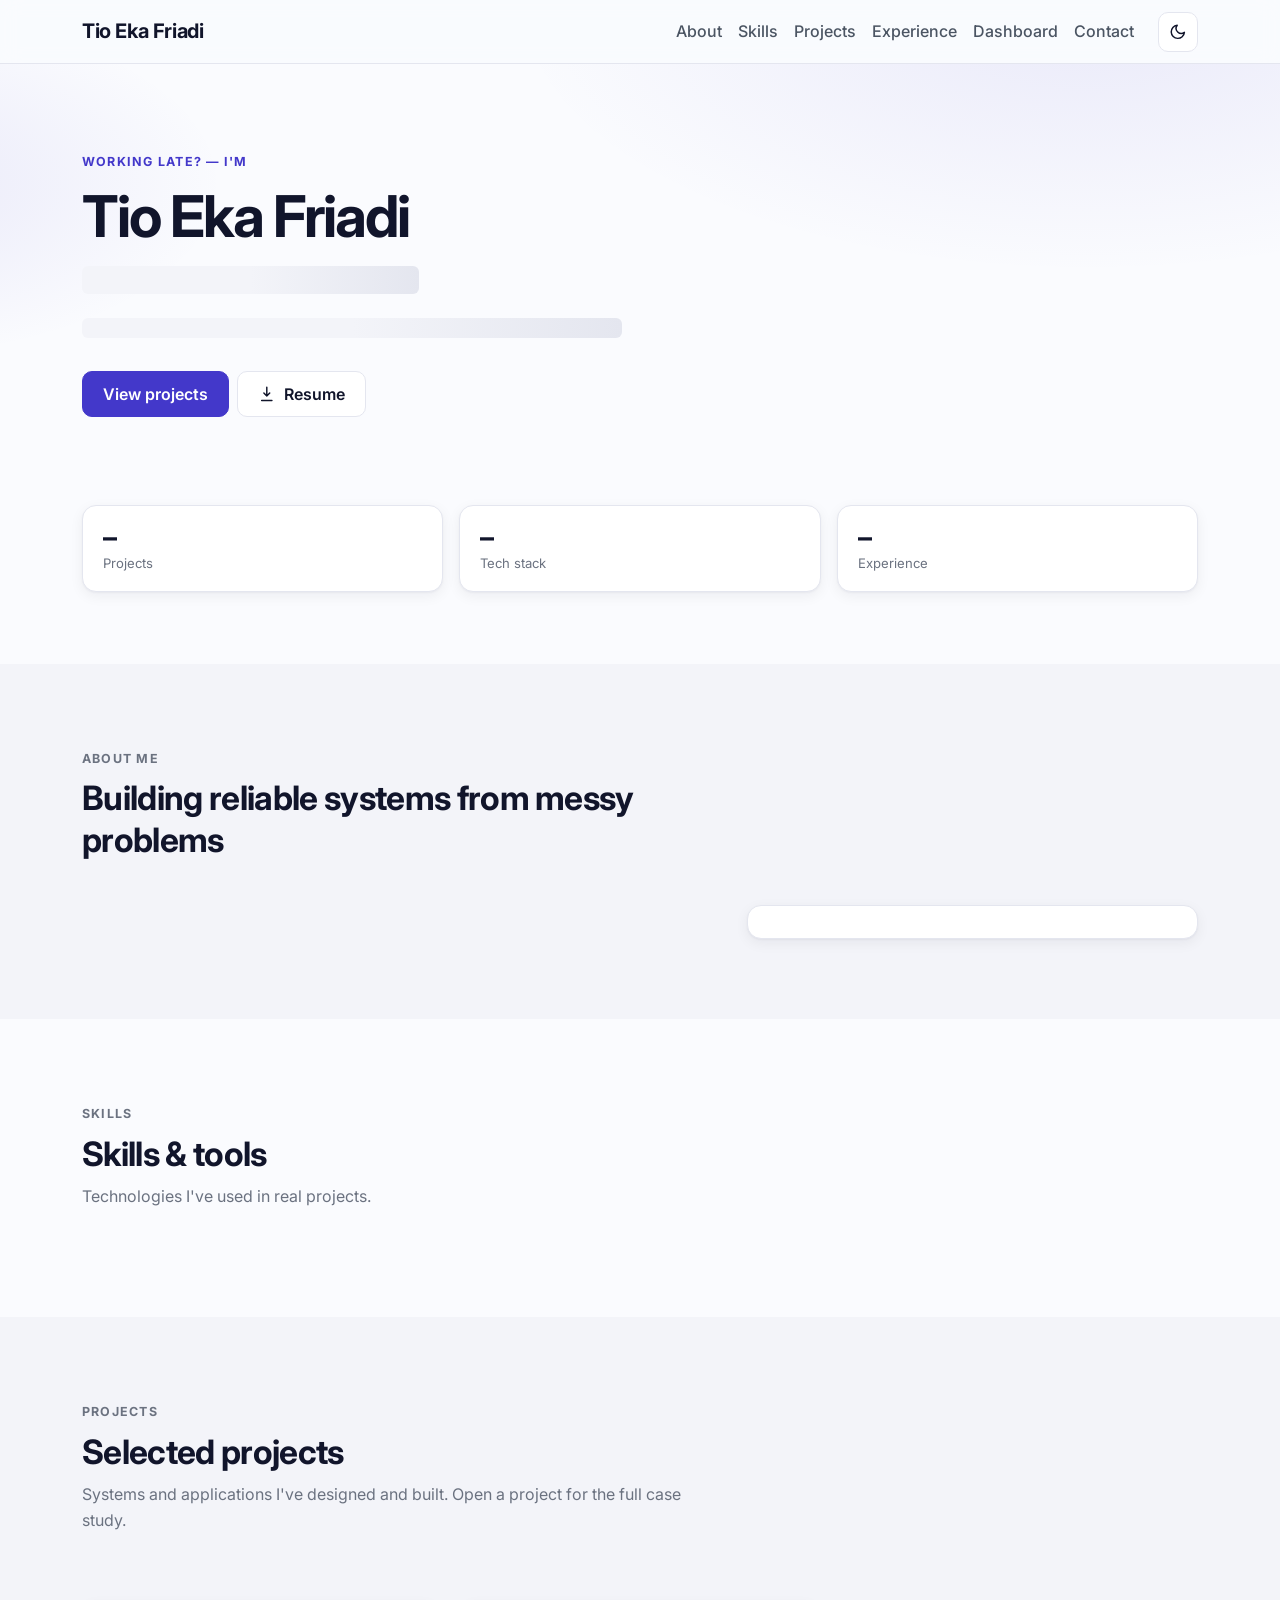
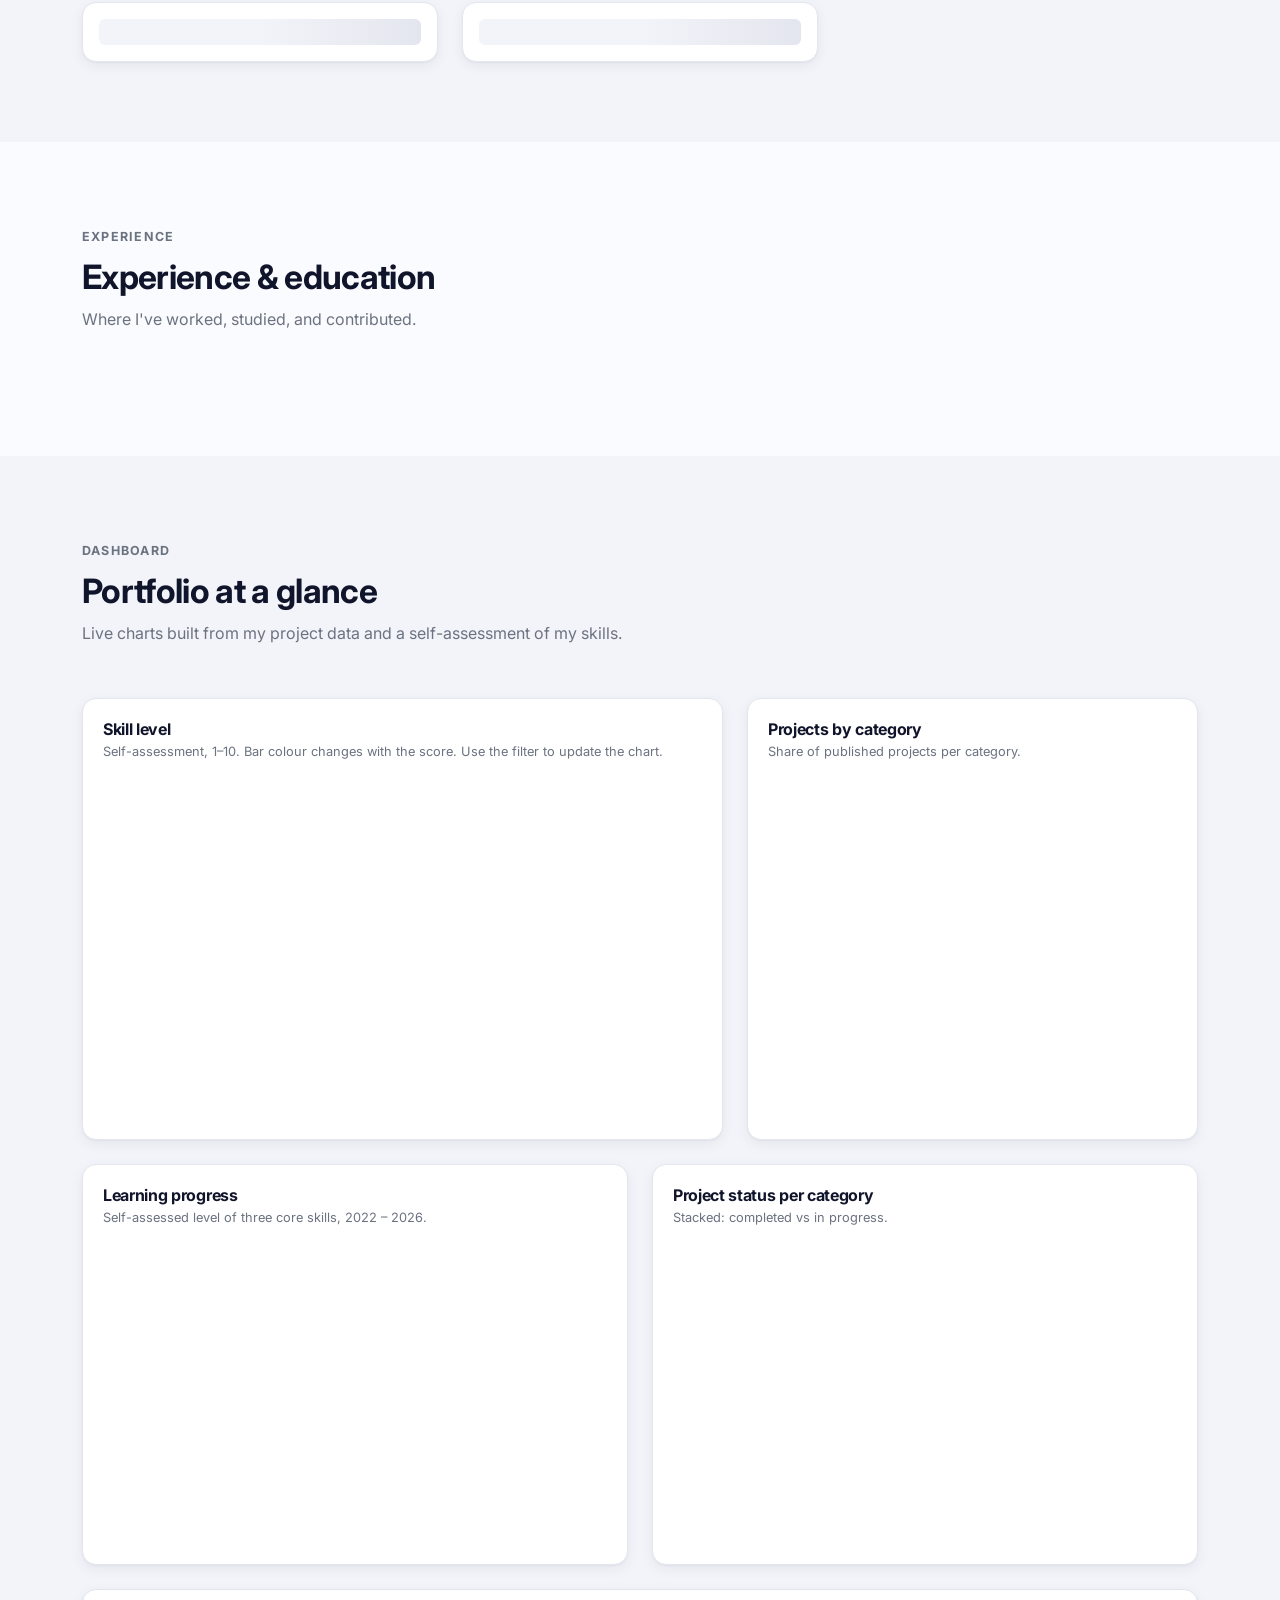
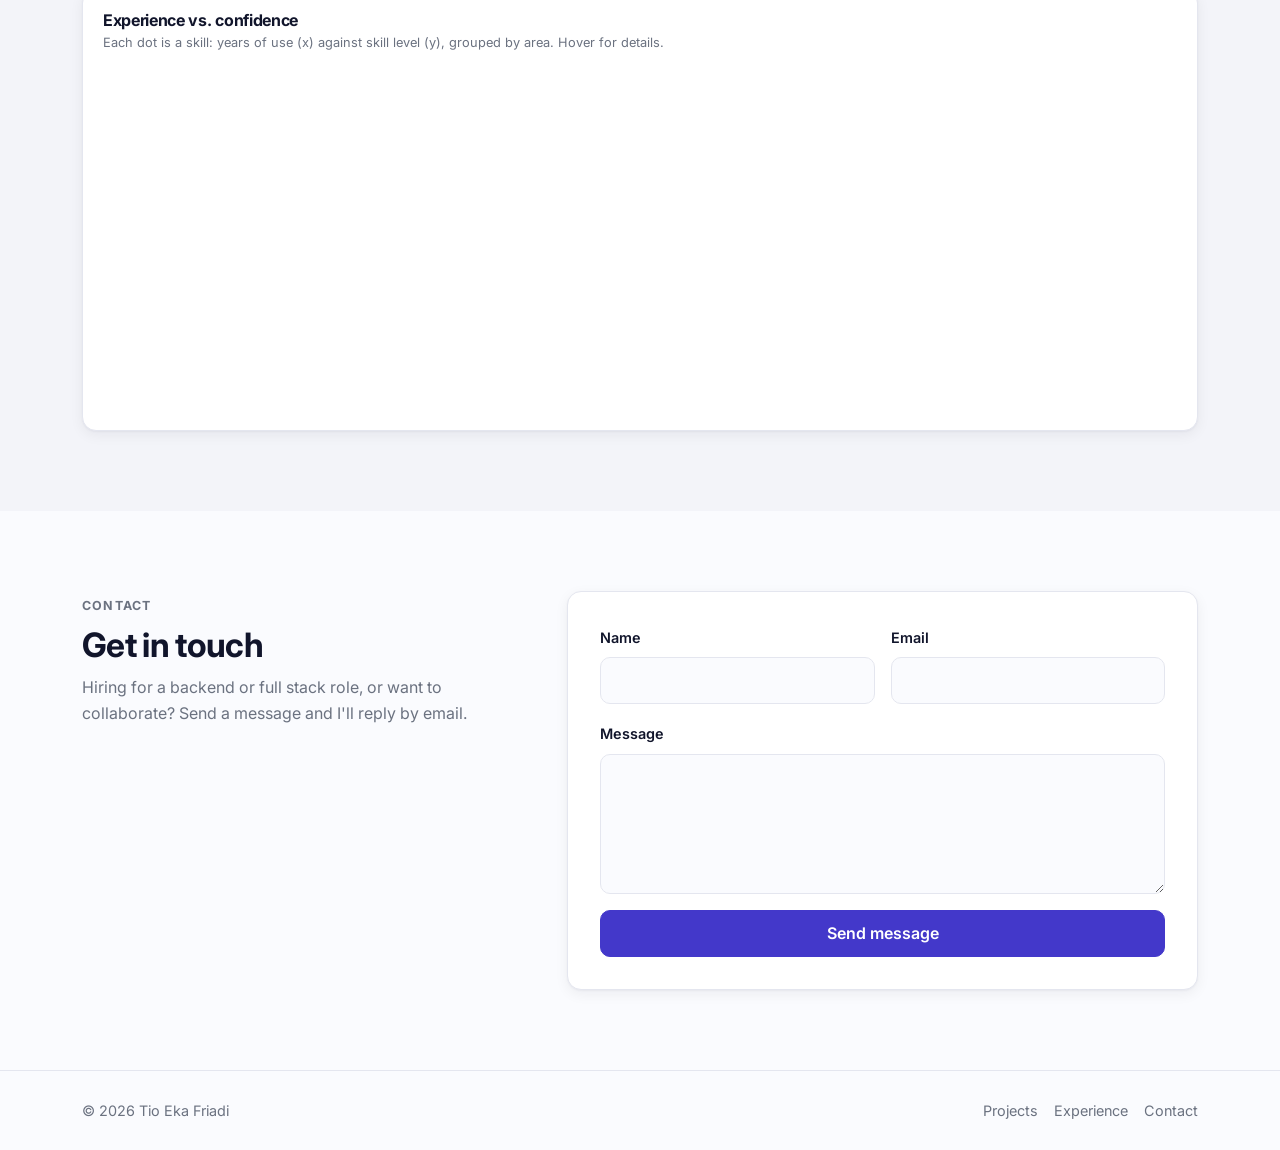
<file: index.html>
<!DOCTYPE html>
<html lang="en">
<head>
  <meta charset="UTF-8">
  <meta name="viewport" content="width=device-width, initial-scale=1">
  <title>Tio Eka Friadi — Backend & Full Stack Developer</title>
  <meta name="description" content="Portfolio of Tio Eka Friadi, a backend & full stack developer building REST APIs, databases, and AI-integrated web applications.">
  <meta name="author" content="Tio Eka Friadi">
  <meta name="theme-color" content="#4338ca">

  <!-- Open Graph (preview saat link dibagikan di LinkedIn / WhatsApp) -->
  <meta property="og:type" content="website">
  <meta property="og:title" content="Tio Eka Friadi — Backend & Full Stack Developer">
  <meta property="og:description" content="REST APIs, databases, and AI-integrated web applications. See my projects and get in touch.">
  <meta property="og:image" content="assets/og-image.png">
  <meta name="twitter:card" content="summary_large_image">
  <!-- Setelah punya domain, ganti dua baris ini lalu hapus komentar:
  <meta property="og:url" content="https://DOMAIN-KAMU.com/">
  <link rel="canonical" href="https://DOMAIN-KAMU.com/">
  -->

  <link rel="icon" href="assets/favicon.svg" type="image/svg+xml">
  <link rel="preconnect" href="https://fonts.googleapis.com">
  <link rel="preconnect" href="https://fonts.gstatic.com" crossorigin>
  <link href="https://fonts.googleapis.com/css2?family=Inter:wght@400;500;600;700&display=swap" rel="stylesheet">
  <link rel="stylesheet" href="css/vendor/bootstrap.min.css">
  <link rel="stylesheet" href="css/site.css">

  <!-- Jalan sebelum halaman tampil, supaya tidak berkedip: pakai tema tersimpan / tema sistem -->
  <script>
    document.documentElement.classList.add('js');
    try {
      const saved = localStorage.getItem('theme');
      const system = matchMedia('(prefers-color-scheme: dark)').matches ? 'dark' : 'light';
      document.documentElement.setAttribute('data-bs-theme', saved || system);
    } catch (e) {}
  </script>
</head>

<body data-bs-spy="scroll" data-bs-target="#site-menu" data-bs-root-margin="-30% 0px -60% 0px" tabindex="0">

  <!-- Ikon dipakai ulang lewat <use href="#i-..."> -->
  <svg width="0" height="0" style="position:absolute" aria-hidden="true">
    <symbol id="i-moon" viewBox="0 0 24 24" fill="none" stroke="currentColor" stroke-width="2" stroke-linecap="round" stroke-linejoin="round"><path d="M21 12.8A9 9 0 1 1 11.2 3a7 7 0 0 0 9.8 9.8z"/></symbol>
    <symbol id="i-sun" viewBox="0 0 24 24" fill="none" stroke="currentColor" stroke-width="2" stroke-linecap="round"><circle cx="12" cy="12" r="4"/><path d="M12 2v2M12 20v2M4.9 4.9l1.4 1.4M17.7 17.7l1.4 1.4M2 12h2M20 12h2M4.9 19.1l1.4-1.4M17.7 6.3l1.4-1.4"/></symbol>
    <symbol id="i-download" viewBox="0 0 24 24" fill="none" stroke="currentColor" stroke-width="2" stroke-linecap="round" stroke-linejoin="round"><path d="M12 3v12m0 0-4-4m4 4 4-4M5 21h14"/></symbol>
    <symbol id="i-pin" viewBox="0 0 24 24" fill="none" stroke="currentColor" stroke-width="2" stroke-linecap="round" stroke-linejoin="round"><path d="M12 21s-7-6.2-7-11.5A7 7 0 0 1 19 9.5C19 14.8 12 21 12 21z"/><circle cx="12" cy="9.5" r="2.5"/></symbol>
    <symbol id="i-mail" viewBox="0 0 24 24" fill="none" stroke="currentColor" stroke-width="2" stroke-linecap="round" stroke-linejoin="round"><rect x="3" y="5" width="18" height="14" rx="2"/><path d="m3 7 9 6 9-6"/></symbol>
    <symbol id="i-cap" viewBox="0 0 24 24" fill="none" stroke="currentColor" stroke-width="2" stroke-linecap="round" stroke-linejoin="round"><path d="M22 10 12 5 2 10l10 5 10-5zM6 12v5c3 2 9 2 12 0v-5"/></symbol>
    <symbol id="i-github" viewBox="0 0 24 24" fill="currentColor"><path d="M12 .5a11.5 11.5 0 0 0-3.64 22.41c.58.1.79-.25.79-.56v-2c-3.2.7-3.88-1.37-3.88-1.37-.52-1.33-1.28-1.69-1.28-1.69-1.05-.71.08-.7.08-.7 1.16.08 1.77 1.19 1.77 1.19 1.03 1.77 2.7 1.26 3.36.96.1-.75.4-1.26.73-1.55-2.55-.29-5.24-1.28-5.24-5.68 0-1.26.45-2.28 1.19-3.09-.12-.29-.52-1.46.11-3.05 0 0 .97-.31 3.17 1.18a11 11 0 0 1 5.77 0c2.2-1.49 3.17-1.18 3.17-1.18.63 1.59.23 2.76.11 3.05.74.81 1.19 1.83 1.19 3.09 0 4.41-2.69 5.38-5.25 5.67.41.36.78 1.06.78 2.14v3.17c0 .31.21.67.8.56A11.5 11.5 0 0 0 12 .5z"/></symbol>
    <symbol id="i-linkedin" viewBox="0 0 24 24" fill="currentColor"><path d="M20.45 20.45h-3.55v-5.57c0-1.33-.03-3.04-1.85-3.04-1.86 0-2.14 1.45-2.14 2.94v5.67H9.36V9h3.41v1.56h.05c.48-.9 1.64-1.85 3.37-1.85 3.6 0 4.27 2.37 4.27 5.46v6.28zM5.34 7.43a2.06 2.06 0 1 1 0-4.12 2.06 2.06 0 0 1 0 4.12zM7.12 20.45H3.56V9h3.56v11.45zM22.22 0H1.77C.79 0 0 .77 0 1.73v20.54C0 23.23.79 24 1.77 24h20.45c.98 0 1.78-.77 1.78-1.73V1.73C24 .77 23.2 0 22.22 0z"/></symbol>
  </svg>

  <a class="skip-link" href="#main">Skip to content</a>

  <!-- ============ NAVBAR (Bootstrap navbar + collapse + scrollspy) ============ -->
  <header>
    <nav class="navbar navbar-expand-md sticky-top site-nav" id="site-menu" aria-label="Main">
      <div class="container">
        <a class="navbar-brand" href="#top" data-bind="name">Tio Eka Friadi</a>

        <div class="d-flex align-items-center gap-2 order-md-last">
          <button class="icon-btn" id="theme-toggle" type="button" aria-label="Toggle dark mode">
            <svg class="icon" id="theme-icon"><use href="#i-moon"/></svg>
          </button>
          <button class="navbar-toggler d-md-none" type="button" data-bs-toggle="collapse" data-bs-target="#nav-links" aria-controls="nav-links" aria-expanded="false" aria-label="Open menu">
            <span class="navbar-toggler-icon"></span>
          </button>
        </div>

        <div class="collapse navbar-collapse" id="nav-links">
          <ul class="navbar-nav ms-md-auto me-md-3">
            <li class="nav-item"><a class="nav-link" href="#about">About</a></li>
            <li class="nav-item"><a class="nav-link" href="#skills">Skills</a></li>
            <li class="nav-item"><a class="nav-link" href="#projects">Projects</a></li>
            <li class="nav-item"><a class="nav-link" href="#experience">Experience</a></li>
            <li class="nav-item"><a class="nav-link" href="#dashboard">Dashboard</a></li>
            <li class="nav-item"><a class="nav-link" href="#contact">Contact</a></li>
          </ul>
        </div>
      </div>
    </nav>
  </header>

  <main id="main">

    <!-- ============ HERO ============ -->
    <section class="hero" id="top">
      <div class="container">
        <div class="row align-items-center g-4 g-lg-5">
          <div class="col-md-8 order-2 order-md-1">
            <p class="status-pill" id="open-to-work" hidden><span class="status-dot"></span> Open to internships & junior roles</p>
            <p class="eyebrow d-block mb-2" id="greeting"></p>
            <h1 data-bind="name">Tio Eka Friadi</h1>
            <p class="headline" data-bind="headline"><span class="skeleton">Backend & Full Stack Developer</span></p>
            <p class="lead-text" data-bind="bio-short"><span class="skeleton">Loading profile summary, please wait a moment while content loads.</span></p>

            <div class="d-flex flex-wrap gap-2">
              <a class="btn btn-primary" href="#projects">View projects</a>
              <a class="btn btn-outline-primary d-inline-flex align-items-center gap-2" id="resume-btn" href="cv.html" target="_blank" rel="noopener">
                <svg class="icon"><use href="#i-download"/></svg> Resume
              </a>
            </div>

            <div class="hero-links">
              <span id="hero-location" hidden><svg class="icon"><use href="#i-pin"/></svg><span></span></span>
              <a id="hero-github" href="#" target="_blank" rel="noopener" hidden><svg class="icon"><use href="#i-github"/></svg> GitHub</a>
              <a id="hero-linkedin" href="#" target="_blank" rel="noopener" hidden><svg class="icon"><use href="#i-linkedin"/></svg> LinkedIn</a>
            </div>
          </div>

          <div class="col-md-4 order-1 order-md-2 d-flex justify-content-md-center">
            <img class="avatar" id="hero-avatar" alt="Photo of Tio Eka Friadi" hidden width="220" height="220">
          </div>
        </div>

        <!-- Angka ringkas, dihitung otomatis dari data -->
        <div class="row g-3 mt-4 mt-md-5" id="hero-stats">
          <div class="col-4"><div class="card stat"><span class="stat-value" id="stat-projects">–</span><span class="stat-label">Projects</span></div></div>
          <div class="col-4"><div class="card stat"><span class="stat-value" id="stat-tech">–</span><span class="stat-label">Tech stack</span></div></div>
          <div class="col-4"><div class="card stat"><span class="stat-value" id="stat-experience">–</span><span class="stat-label">Experience</span></div></div>
        </div>
      </div>
    </section>

    <!-- ============ ABOUT ============ -->
    <section class="section section--alt reveal" id="about">
      <div class="container">
        <div class="section-head">
          <p class="eyebrow">About me</p>
          <h2>Building reliable systems from messy problems</h2>
        </div>
        <div class="row g-4">
          <div class="col-lg-7">
            <p class="about-text" data-bind="bio"></p>
          </div>
          <div class="col-lg-5">
            <div class="card">
              <div class="card-body">
                <ul class="fact-list" id="about-facts"></ul>
              </div>
            </div>
          </div>
        </div>
      </div>
    </section>

    <!-- ============ SKILLS ============ -->
    <section class="section reveal" id="skills">
      <div class="container">
        <div class="section-head">
          <p class="eyebrow">Skills</p>
          <h2>Skills & tools</h2>
          <p>Technologies I've used in real projects.</p>
        </div>
        <div class="row g-3" id="skills-list"></div>
      </div>
    </section>

    <!-- ============ PROJECTS ============ -->
    <section class="section section--alt reveal" id="projects">
      <div class="container">
        <div class="section-head">
          <p class="eyebrow">Projects</p>
          <h2>Selected projects</h2>
          <p>Systems and applications I've designed and built. Open a project for the full case study.</p>
        </div>
        <div class="filter-bar" id="project-filters" role="group" aria-label="Filter projects by category"></div>
        <div class="row g-4" id="projects-list" aria-live="polite">
          <div class="col-md-6 col-lg-4"><div class="card"><div class="card-body"><p class="skeleton mb-0">Loading projects…</p></div></div></div>
          <div class="col-md-6 col-lg-4"><div class="card"><div class="card-body"><p class="skeleton mb-0">Loading projects…</p></div></div></div>
        </div>
      </div>
    </section>

    <!-- ============ EXPERIENCE ============ -->
    <section class="section reveal" id="experience">
      <div class="container">
        <div class="section-head">
          <p class="eyebrow">Experience</p>
          <h2>Experience & education</h2>
          <p>Where I've worked, studied, and contributed.</p>
        </div>
        <ol class="timeline" id="experience-list"></ol>
      </div>
    </section>

    <!-- ============ DASHBOARD (Chart.js) — diisi oleh js/dashboard.js ============ -->
    <section class="section section--alt reveal" id="dashboard">
      <div class="container">
        <div class="section-head">
          <p class="eyebrow">Dashboard</p>
          <h2>Portfolio at a glance</h2>
          <p>Live charts built from my project data and a self-assessment of my skills.</p>
        </div>

        <div class="row g-3 mb-4" id="kpi-row"></div>

        <div class="row g-4">
          <div class="col-lg-7">
            <div class="card chart-card h-100"><div class="card-body">
              <h3>Skill level</h3>
              <p class="chart-note">Self-assessment, 1–10. Bar colour changes with the score. Use the filter to update the chart.</p>
              <div class="chart-filter" id="skill-filter" role="group" aria-label="Filter skills by group"></div>
              <div class="chart-box"><canvas id="chart-skills" role="img" aria-label="Bar chart of skill levels"></canvas></div>
              <p class="chart-note mt-3 mb-0" id="skill-legend"></p>
            </div></div>
          </div>
          <div class="col-lg-5">
            <div class="card chart-card h-100"><div class="card-body">
              <h3>Projects by category</h3>
              <p class="chart-note">Share of published projects per category.</p>
              <div class="chart-box chart-box--tall"><canvas id="chart-categories" role="img" aria-label="Pie chart of projects per category"></canvas></div>
            </div></div>
          </div>
          <div class="col-lg-6">
            <div class="card chart-card h-100"><div class="card-body">
              <h3>Learning progress</h3>
              <p class="chart-note">Self-assessed level of three core skills, 2022 – 2026.</p>
              <div class="chart-box"><canvas id="chart-progress" role="img" aria-label="Line chart of skill progress over years"></canvas></div>
            </div></div>
          </div>
          <div class="col-lg-6">
            <div class="card chart-card h-100"><div class="card-body">
              <h3>Project status per category</h3>
              <p class="chart-note">Stacked: completed vs in progress.</p>
              <div class="chart-box"><canvas id="chart-status" role="img" aria-label="Stacked bar chart of project status per category"></canvas></div>
            </div></div>
          </div>
          <div class="col-12">
            <div class="card chart-card"><div class="card-body">
              <h3>Experience vs. confidence</h3>
              <p class="chart-note">Each dot is a skill: years of use (x) against skill level (y), grouped by area. Hover for details.</p>
              <div class="chart-box chart-box--tall"><canvas id="chart-scatter" role="img" aria-label="Scatter chart of years of experience against skill level"></canvas></div>
            </div></div>
          </div>
        </div>
      </div>
    </section>

    <!-- ============ CONTACT ============ -->
    <section class="section reveal" id="contact">
      <div class="container">
        <div class="row g-4 g-lg-5">
          <div class="col-lg-5">
            <div class="section-head mb-0">
              <p class="eyebrow">Contact</p>
              <h2>Get in touch</h2>
              <p>Hiring for a backend or full stack role, or want to collaborate? Send a message and I'll reply by email.</p>
            </div>
            <ul class="contact-list">
              <li id="contact-email-item" hidden><a id="contact-email" href="#"><svg class="icon"><use href="#i-mail"/></svg><span></span></a></li>
              <li id="contact-linkedin-item" hidden><a id="contact-linkedin" href="#" target="_blank" rel="noopener"><svg class="icon"><use href="#i-linkedin"/></svg><span>LinkedIn</span></a></li>
              <li id="contact-github-item" hidden><a id="contact-github" href="#" target="_blank" rel="noopener"><svg class="icon"><use href="#i-github"/></svg><span>GitHub</span></a></li>
            </ul>
          </div>

          <div class="col-lg-7">
            <form class="card contact-form" id="contact-form" novalidate>
              <div id="form-alert" class="alert" role="status" hidden></div>
              <div class="row g-3">
                <div class="col-sm-6">
                  <label class="form-label" for="cf-name">Name</label>
                  <input class="form-control" id="cf-name" name="name" type="text" autocomplete="name" required maxlength="100">
                </div>
                <div class="col-sm-6">
                  <label class="form-label" for="cf-email">Email</label>
                  <input class="form-control" id="cf-email" name="email" type="email" autocomplete="email" required maxlength="200">
                </div>
                <div class="col-12">
                  <label class="form-label" for="cf-message">Message</label>
                  <textarea class="form-control" id="cf-message" name="message" required minlength="5" maxlength="5000"></textarea>
                </div>
              </div>
              <!-- honeypot anti-spam: manusia tidak melihat field ini -->
              <div class="hp" aria-hidden="true">
                <label for="cf-website">Website</label>
                <input id="cf-website" name="website" type="text" tabindex="-1" autocomplete="off">
              </div>
              <button class="btn btn-primary mt-3" type="submit" id="cf-submit">Send message</button>
            </form>
          </div>
        </div>
      </div>
    </section>
  </main>

  <footer class="site-footer">
    <div class="container d-flex flex-wrap justify-content-between gap-2">
      <p class="mb-0">© <span id="year"></span> <span data-bind="name">Tio Eka Friadi</span></p>
      <nav class="d-flex gap-3" aria-label="Footer">
        <a href="#projects">Projects</a>
        <a href="#experience">Experience</a>
        <a href="#contact">Contact</a>
      </nav>
    </div>
  </footer>

  <noscript><p class="container py-3">This site needs JavaScript to load its content. You can reach me at friaditioeka@gmail.com.</p></noscript>

  <!-- Library (lokal, tanpa CDN) -->
  <script src="js/vendor/bootstrap.bundle.min.js"></script>
  <script src="js/vendor/chart.umd.min.js"></script>
  <script src="js/vendor/supabase.min.js"></script>
  <!-- Kode situs: urutan penting -->
  <script src="js/supabase.js"></script>
  <script src="js/data.js"></script>
  <script src="js/core.js"></script>
  <script src="js/dashboard.js"></script>
  <script src="js/main.js"></script>
</body>
</html>
</file>
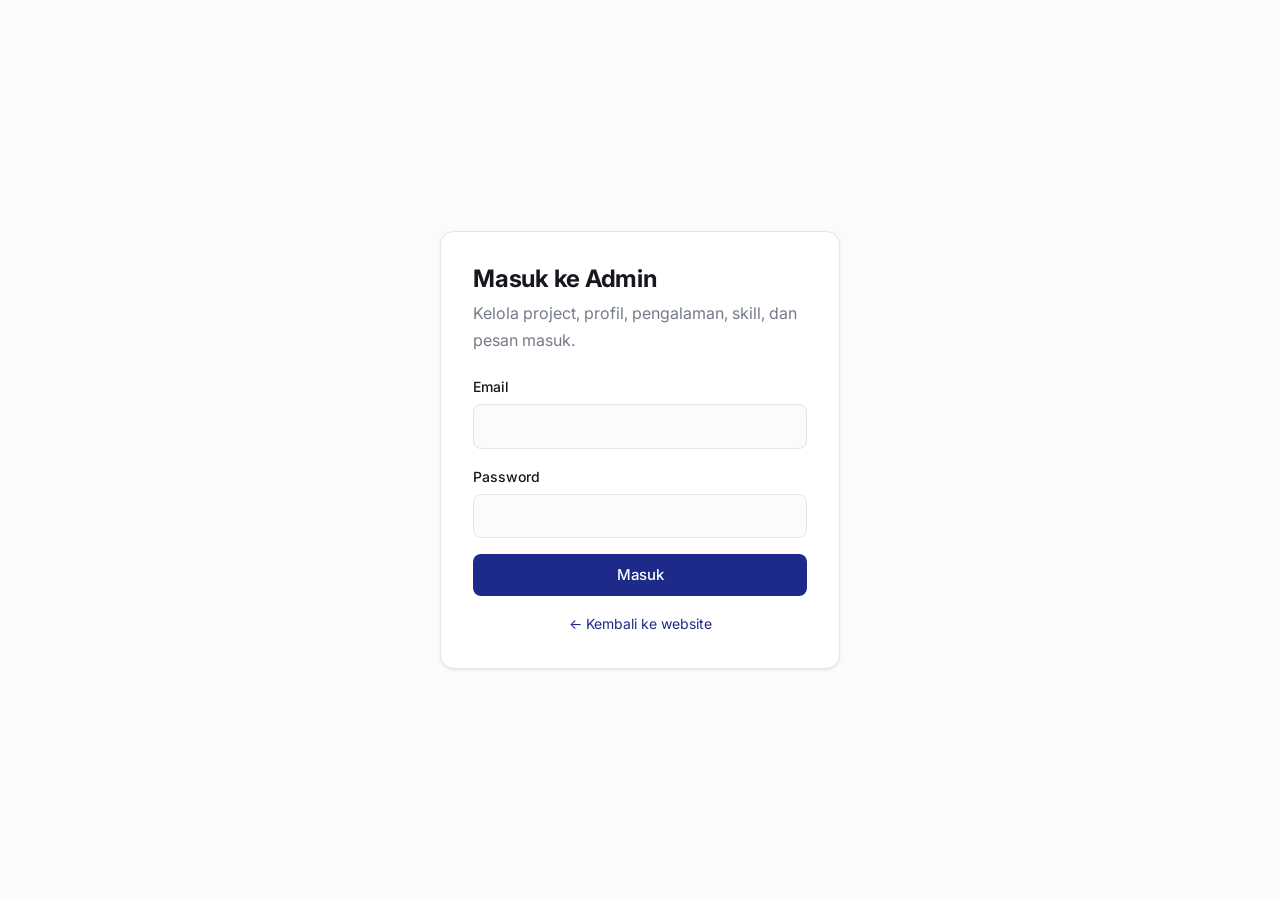
<file: admin.html>
<!DOCTYPE html>
<html lang="id">
<head>
  <meta charset="UTF-8">
  <meta name="viewport" content="width=device-width, initial-scale=1">
  <meta name="robots" content="noindex, nofollow">
  <title>Admin — Portfolio CMS</title>
  <link rel="icon" href="assets/favicon.svg" type="image/svg+xml">
  <link rel="preconnect" href="https://fonts.googleapis.com">
  <link rel="preconnect" href="https://fonts.gstatic.com" crossorigin>
  <link href="https://fonts.googleapis.com/css2?family=Inter:wght@400;500;600;700&display=swap" rel="stylesheet">
  <link rel="stylesheet" href="css/style.css">
  <link rel="stylesheet" href="css/admin.css">
  <script>try { const t = localStorage.getItem('theme'); if (t) document.documentElement.dataset.theme = t; } catch (e) {}</script>
</head>
<body>

  <!-- ============ STATE: Supabase belum dikonfigurasi ============ -->
  <main class="auth-wrap" id="view-setup" hidden>
    <div class="auth-card">
      <h1>Admin belum aktif</h1>
      <p>Supabase belum dikonfigurasi. Isi <code>SUPABASE_URL</code> dan <code>SUPABASE_ANON_KEY</code> di <code>js/supabase.js</code>, lalu jalankan <code>supabase/schema.sql</code>. Langkah lengkapnya ada di <code>README.md</code>.</p>
      <a class="btn btn-outline" href="index.html">← Kembali ke website</a>
    </div>
  </main>

  <!-- ============ STATE: Login ============ -->
  <main class="auth-wrap" id="view-login" hidden>
    <form class="auth-card" id="login-form" novalidate>
      <h1>Masuk ke Admin</h1>
      <p class="muted">Kelola project, profil, pengalaman, skill, dan pesan masuk.</p>
      <div id="login-alert" class="alert alert-error" role="alert" hidden></div>
      <div class="field">
        <label for="login-email">Email</label>
        <input id="login-email" type="email" autocomplete="username" required>
      </div>
      <div class="field">
        <label for="login-password">Password</label>
        <input id="login-password" type="password" autocomplete="current-password" required>
      </div>
      <button class="btn btn-primary btn-block" type="submit" id="login-submit">Masuk</button>
      <a class="small-link" href="index.html">← Kembali ke website</a>
    </form>
  </main>

  <!-- ============ STATE: Dashboard ============ -->
  <div id="view-app" hidden>
    <header class="admin-header">
      <div class="admin-header-inner">
        <a class="brand" href="index.html" target="_blank" rel="noopener" title="Buka website">Portfolio CMS ↗</a>
        <nav class="tabs" role="tablist" aria-label="Bagian admin">
          <button role="tab" data-tab="projects" aria-selected="true">Projects</button>
          <button role="tab" data-tab="profile" aria-selected="false">Profil</button>
          <button role="tab" data-tab="experiences" aria-selected="false">Pengalaman</button>
          <button role="tab" data-tab="skills" aria-selected="false">Skills</button>
          <button role="tab" data-tab="messages" aria-selected="false">Pesan <span class="count" id="unread-count" hidden></span></button>
        </nav>
        <div class="admin-user">
          <span class="muted" id="admin-email"></span>
          <button class="btn btn-outline btn-sm" id="logout-btn" type="button">Keluar</button>
        </div>
      </div>
    </header>

    <main class="admin-main">
      <div id="import-banner" class="banner" hidden>
        <div>
          <strong>Database masih kosong.</strong>
          Mau salin konten awal dari <code>js/data.js</code> ke database? Setelah itu semuanya bisa diedit dari sini.
        </div>
        <button class="btn btn-primary btn-sm" id="import-btn" type="button">Import konten awal</button>
      </div>

      <!-- PROJECTS -->
      <section class="panel" data-panel="projects">
        <div class="panel-head">
          <div>
            <h1>Projects</h1>
            <p class="muted">Urutan di sini = urutan di website. Project "Featured" selalu tampil paling atas.</p>
          </div>
          <button class="btn btn-primary" id="new-project-btn" type="button">+ Project baru</button>
        </div>
        <div class="list" id="projects-admin-list"></div>
      </section>

      <!-- PROFILE -->
      <section class="panel" data-panel="profile" hidden>
        <div class="panel-head">
          <div>
            <h1>Profil</h1>
            <p class="muted">Nama, headline, bio, link, foto, dan file CV (PDF).</p>
          </div>
        </div>
        <form class="form" id="profile-form" novalidate></form>
      </section>

      <!-- EXPERIENCES -->
      <section class="panel" data-panel="experiences" hidden>
        <div class="panel-head">
          <div>
            <h1>Pengalaman & Pendidikan</h1>
            <p class="muted">Kerja, pendidikan, organisasi, sertifikasi.</p>
          </div>
          <button class="btn btn-primary" id="new-experience-btn" type="button">+ Tambah</button>
        </div>
        <div class="list" id="experiences-admin-list"></div>
      </section>

      <!-- SKILLS -->
      <section class="panel" data-panel="skills" hidden>
        <div class="panel-head">
          <div>
            <h1>Skills</h1>
            <p class="muted">Kelompok skill. Tulis hanya yang benar-benar pernah kamu pakai.</p>
          </div>
          <button class="btn btn-primary" id="new-skill-btn" type="button">+ Kelompok baru</button>
        </div>
        <div class="list" id="skills-admin-list"></div>
      </section>

      <!-- MESSAGES -->
      <section class="panel" data-panel="messages" hidden>
        <div class="panel-head">
          <div>
            <h1>Pesan masuk</h1>
            <p class="muted">Dari form kontak di website. Klik "Balas" untuk membalas lewat email.</p>
          </div>
        </div>
        <div class="list" id="messages-admin-list"></div>
      </section>
    </main>
  </div>

  <!-- Editor dialog (dipakai ulang untuk project / pengalaman / skill) -->
  <dialog id="editor" aria-labelledby="editor-title">
    <form method="dialog" id="editor-form" novalidate>
      <div class="dialog-head">
        <h2 id="editor-title">Edit</h2>
        <button class="icon-btn" value="cancel" formnovalidate aria-label="Tutup">✕</button>
      </div>
      <div class="dialog-body" id="editor-fields"></div>
      <div class="dialog-foot">
        <div id="editor-alert" class="alert alert-error" role="alert" hidden></div>
        <button class="btn btn-outline" value="cancel" formnovalidate>Batal</button>
        <button class="btn btn-primary" id="editor-save" value="save">Simpan</button>
      </div>
    </form>
  </dialog>

  <div class="toast" id="toast" role="status" aria-live="polite" hidden></div>

  <script src="js/vendor/supabase.min.js"></script>
  <script src="js/supabase.js"></script>
  <script src="js/data.js"></script>
  <script src="js/core.js"></script>
  <script src="js/admin.js"></script>
</body>
</html>
</file>
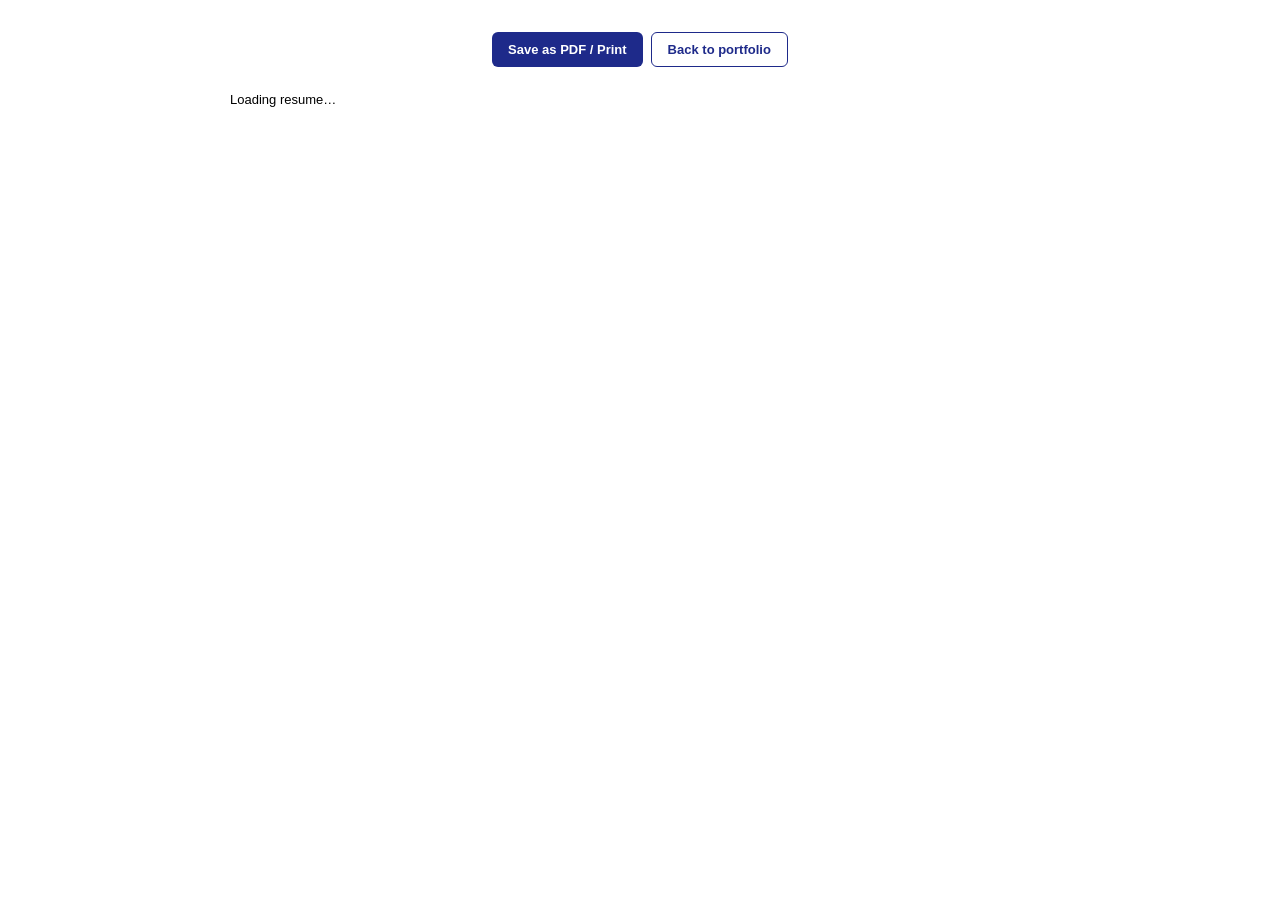
<file: cv.html>
<!DOCTYPE html>
<html lang="en">
<head>
  <meta charset="UTF-8">
  <meta name="viewport" content="width=device-width, initial-scale=1">
  <title>Resume — Tio Eka Friadi</title>
  <meta name="description" content="Resume of Tio Eka Friadi, backend & full stack developer.">
  <link rel="icon" href="assets/favicon.svg" type="image/svg+xml">
  <style>
    /* Gaya CV sengaja polos (Arial, hitam-putih) supaya ramah ATS & rapi saat dicetak. */
    body { font-family: Arial, Helvetica, sans-serif; color: #000; background: #fff; line-height: 1.45; margin: 0 auto; padding: 32px 24px; max-width: 820px; font-size: 13px; }
    h1 { font-size: 24px; margin: 0 0 4px; text-transform: uppercase; letter-spacing: .02em; text-align: center; }
    .headline { text-align: center; font-size: 14px; margin: 0 0 4px; }
    .contact { text-align: center; font-size: 12.5px; margin: 0 0 18px; }
    .contact a { color: #000; }
    h2 { font-size: 14px; text-transform: uppercase; border-bottom: 1px solid #000; padding-bottom: 3px; margin: 18px 0 8px; }
    h3 { font-size: 13.5px; margin: 10px 0 2px; display: flex; justify-content: space-between; gap: 12px; }
    h3 .date { font-weight: normal; white-space: nowrap; }
    .sub { font-style: italic; margin: 0 0 3px; }
    p { margin: 0 0 6px; }
    ul { margin: 3px 0 8px; padding-left: 18px; }
    li { margin-bottom: 2px; }
    .toolbar { display: flex; gap: 8px; justify-content: center; margin-bottom: 24px; }
    .toolbar button, .toolbar a { background: #1e2a8a; color: #fff; border: 0; padding: 9px 16px; border-radius: 6px; font: 600 13px Arial, sans-serif; cursor: pointer; text-decoration: none; }
    .toolbar a { background: #fff; color: #1e2a8a; border: 1px solid #1e2a8a; }
    @media print { .no-print { display: none !important; } body { padding: 0; } @page { margin: 14mm; } a { text-decoration: none; } }
  </style>
</head>
<body>
  <div class="toolbar no-print">
    <button type="button" onclick="window.print()">Save as PDF / Print</button>
    <a href="index.html">Back to portfolio</a>
  </div>
  <main id="cv">Loading resume…</main>

  <script src="js/vendor/supabase.min.js"></script>
  <script src="js/supabase.js"></script>
  <script src="js/data.js"></script>
  <script src="js/core.js"></script>
  <script>
  (async function () {
    'use strict';
    const { esc, safeUrl, loadContent } = window.Portfolio;
    const d = await loadContent();
    const p = d.profile;
    const plain = (u) => String(u || '').replace(/^https?:\/\/(www\.)?/, '').replace(/\/$/, '');
    const link = (u) => safeUrl(u) ? `<a href="${esc(safeUrl(u))}">${esc(plain(u))}</a>` : '';
    const contact = [p.email ? `<a href="mailto:${esc(p.email)}">${esc(p.email)}</a>` : '', p.location && esc(p.location), link(p.linkedin_url), link(p.github_url)].filter(Boolean).join(' | ');
    const range = (x) => [x.start_label, x.start_label ? (x.end_label || 'Present') : x.end_label].filter(Boolean).join(' – ');
    const expBlock = (x) => `
      <h3><span>${esc(x.title)}${x.organization ? ' — ' + esc(x.organization) : ''}</span><span class="date">${esc(range(x))}</span></h3>
      ${x.description ? `<p>${esc(x.description)}</p>` : ''}
      ${(x.highlights || []).filter(Boolean).length ? `<ul>${x.highlights.filter(Boolean).map((h) => `<li>${esc(h)}</li>`).join('')}</ul>` : ''}`;

    const edu = d.experiences.filter((x) => x.kind === 'education');
    const work = d.experiences.filter((x) => x.kind === 'work');
    const org = d.experiences.filter((x) => x.kind === 'organization' || x.kind === 'certification');

    let html = `
      <h1>${esc(p.name)}</h1>
      <p class="headline">${esc(p.headline)}</p>
      <p class="contact">${contact}</p>
      <h2>Summary</h2><p>${esc(p.bio)}</p>
      <h2>Technical Skills</h2>
      <ul>${d.skill_groups.map((g) => `<li><strong>${esc(g.category)}:</strong> ${esc((g.items || []).join(', '))}</li>`).join('')}</ul>`;

    if (d.projects.length) {
      html += '<h2>Projects</h2>' + d.projects.map((x) => `
        <h3><span>${esc(x.title)}</span><span class="date">${esc(x.year || (x.status === 'in-progress' ? 'In progress' : ''))}</span></h3>
        <p class="sub">${esc((x.tech_stack || []).join(', '))}</p>
        <ul><li>${esc(x.summary)}</li>${(x.highlights || []).filter(Boolean).map((h) => `<li>${esc(h)}</li>`).join('')}
        ${safeUrl(x.repo_url) ? `<li>Code: ${link(x.repo_url)}</li>` : ''}</ul>`).join('');
    }
    if (work.length) html += '<h2>Experience</h2>' + work.map(expBlock).join('');
    if (edu.length) html += '<h2>Education</h2>' + edu.map(expBlock).join('');
    if (org.length) html += '<h2>Organizations & Certifications</h2>' + org.map(expBlock).join('');

    document.getElementById('cv').innerHTML = html;
    document.title = `Resume — ${p.name}`;
  })();
  </script>
</body>
</html>
</file>
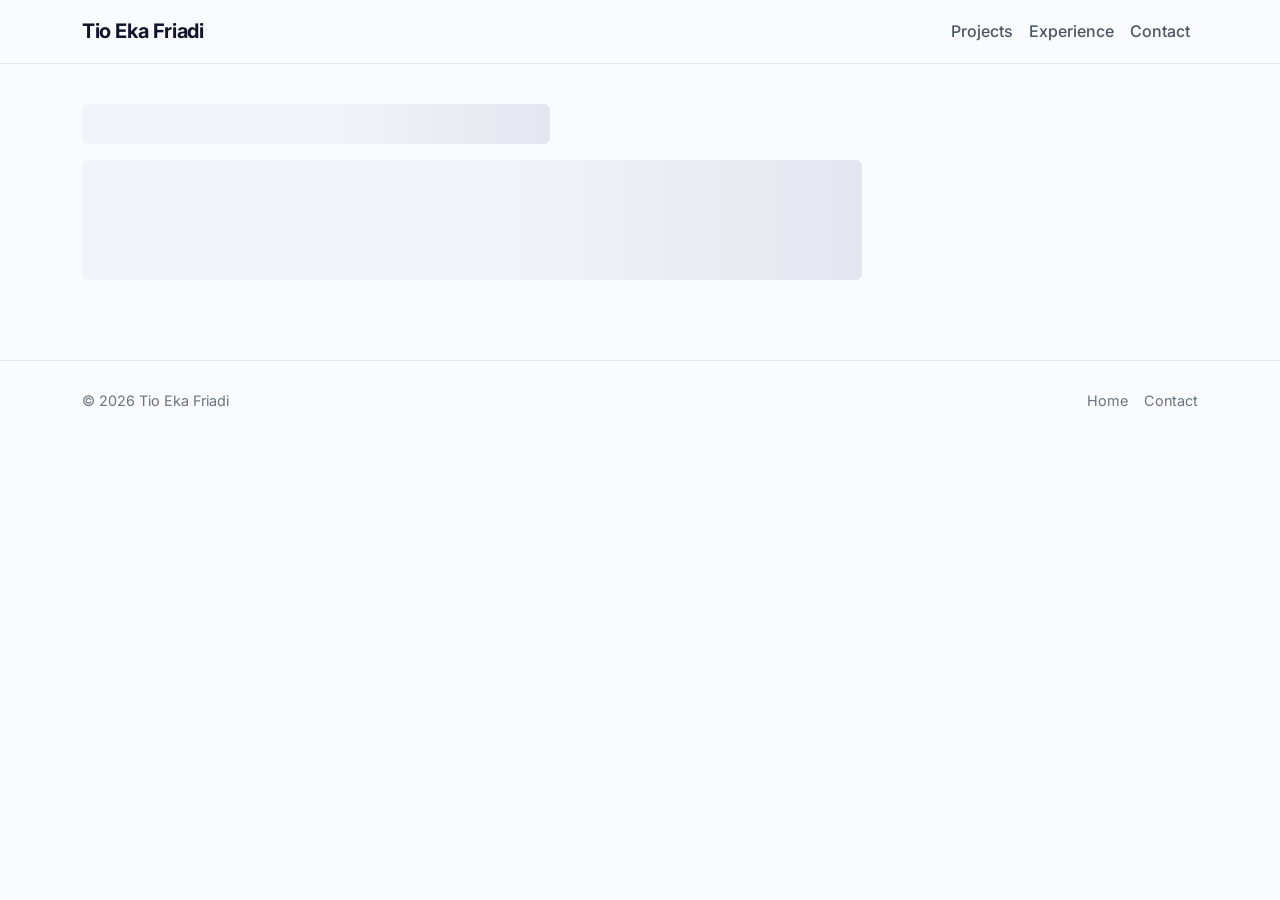
<file: project.html>
<!DOCTYPE html>
<html lang="en">
<head>
  <meta charset="UTF-8">
  <meta name="viewport" content="width=device-width, initial-scale=1">
  <title>Project — Tio Eka Friadi</title>
  <meta name="description" content="Project case study by Tio Eka Friadi.">
  <link rel="icon" href="assets/favicon.svg" type="image/svg+xml">
  <link rel="preconnect" href="https://fonts.googleapis.com">
  <link rel="preconnect" href="https://fonts.gstatic.com" crossorigin>
  <link href="https://fonts.googleapis.com/css2?family=Inter:wght@400;500;600;700&display=swap" rel="stylesheet">
  <link rel="stylesheet" href="css/vendor/bootstrap.min.css">
  <link rel="stylesheet" href="css/site.css">
  <script>
    try {
      const saved = localStorage.getItem('theme');
      const system = matchMedia('(prefers-color-scheme: dark)').matches ? 'dark' : 'light';
      document.documentElement.setAttribute('data-bs-theme', saved || system);
    } catch (e) {}
  </script>
</head>
<body>
  <header>
    <nav class="navbar navbar-expand-md sticky-top site-nav" aria-label="Main">
      <div class="container">
        <a class="navbar-brand" href="index.html" id="brand">Tio Eka Friadi</a>
        <button class="navbar-toggler d-md-none" type="button" data-bs-toggle="collapse" data-bs-target="#nav-links" aria-controls="nav-links" aria-expanded="false" aria-label="Open menu">
          <span class="navbar-toggler-icon"></span>
        </button>
        <div class="collapse navbar-collapse" id="nav-links">
          <ul class="navbar-nav ms-md-auto">
            <li class="nav-item"><a class="nav-link" href="index.html#projects">Projects</a></li>
            <li class="nav-item"><a class="nav-link" href="index.html#experience">Experience</a></li>
            <li class="nav-item"><a class="nav-link" href="index.html#contact">Contact</a></li>
          </ul>
        </div>
      </div>
    </nav>
  </header>

  <main class="detail">
    <div class="container">
      <article class="detail-inner" id="project">
        <p class="skeleton" style="height:40px;width:60%"></p>
        <p class="skeleton" style="height:120px"></p>
      </article>
    </div>
  </main>

  <footer class="site-footer">
    <div class="container d-flex flex-wrap justify-content-between gap-2">
      <p class="mb-0">© <span id="year"></span> Tio Eka Friadi</p>
      <nav class="d-flex gap-3" aria-label="Footer"><a href="index.html">Home</a><a href="index.html#contact">Contact</a></nav>
    </div>
  </footer>

  <script src="js/vendor/bootstrap.bundle.min.js"></script>
  <script src="js/vendor/supabase.min.js"></script>
  <script src="js/supabase.js"></script>
  <script src="js/data.js"></script>
  <script src="js/core.js"></script>
  <script src="js/project.js"></script>
</body>
</html>
</file>
<file: css/style.css>
/* =====================================================================
   PORTFOLIO — STYLE (tanpa framework, tanpa build step)
   Ganti warna utama cukup di --accent.
   ===================================================================== */
:root {
  --accent: #1e2a8a;
  --accent-hover: #141d66;
  --accent-soft: rgba(30, 42, 138, 0.08);
  --text: #16181d;
  --text-body: #4a4f5a;
  --text-muted: #757b87;
  --bg: #fbfbfc;
  --surface: #ffffff;
  --surface-2: #f3f4f7;
  --border: #e4e6eb;
  --success: #137a4b;
  --success-bg: #e8f6ef;
  --danger: #b42318;
  --danger-bg: #fdecea;
  --radius: 10px;
  --shadow: 0 1px 2px rgba(16, 24, 40, 0.04), 0 1px 3px rgba(16, 24, 40, 0.06);
  --max: 1100px;
  --font: 'Inter', system-ui, -apple-system, 'Segoe UI', Roboto, sans-serif;
  --mono: ui-monospace, SFMono-Regular, Menlo, Consolas, monospace;
  color-scheme: light;
}

@media (prefers-color-scheme: dark) {
  :root:not([data-theme="light"]) {
    --accent: #8a9bff;
    --accent-hover: #a9b6ff;
    --accent-soft: rgba(138, 155, 255, 0.12);
    --text: #eef0f4;
    --text-body: #b9bec9;
    --text-muted: #8b919d;
    --bg: #0e1015;
    --surface: #161920;
    --surface-2: #1d2129;
    --border: #2a2f39;
    --success: #4ccf8e;
    --success-bg: rgba(76, 207, 142, 0.12);
    --danger: #ff8a80;
    --danger-bg: rgba(255, 138, 128, 0.12);
    --shadow: none;
    color-scheme: dark;
  }
}
:root[data-theme="dark"] {
  --accent: #8a9bff;
  --accent-hover: #a9b6ff;
  --accent-soft: rgba(138, 155, 255, 0.12);
  --text: #eef0f4;
  --text-body: #b9bec9;
  --text-muted: #8b919d;
  --bg: #0e1015;
  --surface: #161920;
  --surface-2: #1d2129;
  --border: #2a2f39;
  --success: #4ccf8e;
  --success-bg: rgba(76, 207, 142, 0.12);
  --danger: #ff8a80;
  --danger-bg: rgba(255, 138, 128, 0.12);
  --shadow: none;
  color-scheme: dark;
}

/* ---------- Base ---------- */
*, *::before, *::after { box-sizing: border-box; }
html { scroll-behavior: smooth; -webkit-text-size-adjust: 100%; }
@media (prefers-reduced-motion: reduce) { html { scroll-behavior: auto; } * { animation: none !important; transition: none !important; } }
body {
  margin: 0;
  font-family: var(--font);
  font-size: 16px;
  line-height: 1.65;
  color: var(--text-body);
  background: var(--bg);
  -webkit-font-smoothing: antialiased;
}
img { max-width: 100%; display: block; }
a { color: var(--accent); text-decoration: none; }
a:hover { color: var(--accent-hover); text-decoration: underline; }
h1, h2, h3, h4 { color: var(--text); line-height: 1.25; margin: 0; letter-spacing: -0.01em; }
p { margin: 0 0 1em; }
code { font-family: var(--mono); font-size: 0.9em; background: var(--surface-2); padding: 0.1em 0.35em; border-radius: 4px; }
::selection { background: var(--accent-soft); color: var(--accent); }
:focus-visible { outline: 2px solid var(--accent); outline-offset: 2px; border-radius: 4px; }

.container { max-width: var(--max); margin: 0 auto; padding: 0 20px; }
[hidden] { display: none !important; }
.sr-only { position: absolute; width: 1px; height: 1px; padding: 0; margin: -1px; overflow: hidden; clip: rect(0,0,0,0); border: 0; }
.skip-link { position: absolute; left: -999px; top: 8px; background: var(--accent); color: #fff; padding: 8px 14px; border-radius: 6px; z-index: 100; }
.skip-link:focus { left: 8px; color: #fff; }
.muted { color: var(--text-muted); }

/* ---------- Buttons ---------- */
.btn {
  display: inline-flex; align-items: center; gap: 8px;
  padding: 11px 20px; border-radius: 8px;
  font: 500 15px/1.2 var(--font);
  border: 1px solid transparent; cursor: pointer;
  transition: background .15s, border-color .15s, color .15s;
  text-decoration: none !important;
}
.btn svg { width: 18px; height: 18px; flex: none; }
.btn-primary { background: var(--accent); color: #fff; }
:root[data-theme="dark"] .btn-primary { color: #0e1015; }
@media (prefers-color-scheme: dark) { :root:not([data-theme="light"]) .btn-primary { color: #0e1015; } }
.btn-primary:hover { background: var(--accent-hover); color: #fff; }
:root[data-theme="dark"] .btn-primary:hover { color: #0e1015; }
@media (prefers-color-scheme: dark) { :root:not([data-theme="light"]) .btn-primary:hover { color: #0e1015; } }
.btn-outline { background: var(--surface); color: var(--text); border-color: var(--border); }
.btn-outline:hover { border-color: var(--accent); color: var(--accent); }
.btn:disabled { opacity: .6; cursor: not-allowed; }
.icon-btn { background: none; border: 1px solid var(--border); color: var(--text); width: 38px; height: 38px; border-radius: 8px; display: inline-grid; place-items: center; cursor: pointer; }
.icon-btn:hover { border-color: var(--accent); color: var(--accent); }
.icon-btn svg { width: 18px; height: 18px; }

/* ---------- Header ---------- */
.site-header {
  position: sticky; top: 0; z-index: 50;
  background: color-mix(in srgb, var(--bg) 88%, transparent);
  backdrop-filter: saturate(180%) blur(8px);
  border-bottom: 1px solid var(--border);
}
.nav { display: flex; align-items: center; justify-content: space-between; height: 64px; gap: 16px; }
.brand { font-weight: 700; font-size: 18px; color: var(--text); letter-spacing: -0.02em; }
.brand:hover { color: var(--accent); text-decoration: none; }
.nav-links { display: flex; align-items: center; gap: 28px; list-style: none; margin: 0; padding: 0; }
.nav-links a { color: var(--text-body); font-size: 15px; font-weight: 500; }
.nav-links a:hover { color: var(--accent); text-decoration: none; }
.nav-actions { display: flex; align-items: center; gap: 8px; }
.menu-btn { display: none; }

@media (max-width: 760px) {
  .menu-btn { display: inline-grid; }
  .nav-links {
    position: absolute; top: 64px; left: 0; right: 0;
    flex-direction: column; align-items: stretch; gap: 0;
    background: var(--surface); border-bottom: 1px solid var(--border);
    padding: 8px 20px 16px; display: none;
  }
  .nav-links.open { display: flex; }
  .nav-links a { display: block; padding: 12px 0; border-bottom: 1px solid var(--border); }
  .nav-links li:last-child a { border-bottom: 0; }
}

/* ---------- Sections ---------- */
section { padding: 72px 0; scroll-margin-top: 64px; }
section + section { border-top: 1px solid var(--border); }
.section-head { margin-bottom: 36px; }
.section-head h2 { font-size: clamp(26px, 3.2vw, 32px); font-weight: 700; margin-bottom: 6px; }
.section-head p { margin: 0; color: var(--text-muted); }
.eyebrow { font-size: 13px; font-weight: 600; letter-spacing: .08em; text-transform: uppercase; color: var(--accent); margin-bottom: 12px; display: inline-flex; align-items: center; gap: 8px; }

/* ---------- Hero ---------- */
.hero { padding: 88px 0 72px; }
.hero-grid { display: grid; grid-template-columns: 1fr auto; gap: 48px; align-items: center; }
.hero h1 { font-size: clamp(38px, 6vw, 58px); font-weight: 700; letter-spacing: -0.03em; margin-bottom: 8px; }
.hero .headline { font-size: clamp(20px, 2.6vw, 26px); color: var(--text-body); font-weight: 500; margin-bottom: 20px; }
.hero .bio { font-size: 17px; max-width: 640px; margin-bottom: 28px; }
.hero-actions { display: flex; flex-wrap: wrap; gap: 12px; margin-bottom: 24px; }
.hero-meta { display: flex; flex-wrap: wrap; gap: 18px; font-size: 14px; color: var(--text-muted); }
.hero-meta span, .hero-meta a { display: inline-flex; align-items: center; gap: 6px; color: var(--text-muted); }
.hero-meta a:hover { color: var(--accent); }
.hero-meta svg { width: 16px; height: 16px; }
.avatar { width: 220px; height: 220px; border-radius: 50%; object-fit: cover; border: 1px solid var(--border); background: var(--surface-2); }
.status-dot { width: 8px; height: 8px; border-radius: 50%; background: var(--success); box-shadow: 0 0 0 4px var(--success-bg); }
@media (max-width: 760px) {
  .hero { padding: 56px 0 48px; }
  .hero-grid { grid-template-columns: 1fr; gap: 28px; }
  .avatar { width: 120px; height: 120px; order: -1; }
}

/* ---------- Projects ---------- */
.filters { display: flex; flex-wrap: wrap; gap: 8px; margin-bottom: 24px; }
.chip-btn { border: 1px solid var(--border); background: var(--surface); color: var(--text-body); padding: 6px 14px; border-radius: 999px; font: 500 14px var(--font); cursor: pointer; }
.chip-btn:hover { border-color: var(--accent); color: var(--accent); }
.chip-btn[aria-pressed="true"] { background: var(--accent); border-color: var(--accent); color: #fff; }
:root[data-theme="dark"] .chip-btn[aria-pressed="true"] { color: #0e1015; }
@media (prefers-color-scheme: dark) { :root:not([data-theme="light"]) .chip-btn[aria-pressed="true"] { color: #0e1015; } }

.grid { display: grid; grid-template-columns: repeat(auto-fill, minmax(320px, 1fr)); gap: 20px; }
@media (max-width: 400px) { .grid { grid-template-columns: 1fr; } }
.card {
  background: var(--surface); border: 1px solid var(--border); border-radius: var(--radius);
  box-shadow: var(--shadow); overflow: hidden; display: flex; flex-direction: column;
  transition: border-color .15s, transform .15s;
}
.card:hover { border-color: var(--accent); transform: translateY(-2px); }
.card-media { aspect-ratio: 16 / 9; background: var(--surface-2); object-fit: cover; width: 100%; border-bottom: 1px solid var(--border); }
.card-body { padding: 22px; display: flex; flex-direction: column; flex: 1; }
.card-top { display: flex; justify-content: space-between; align-items: center; gap: 8px; margin-bottom: 10px; font-size: 13px; color: var(--text-muted); }
.card h3 { font-size: 19px; margin-bottom: 8px; }
.card h3 a { color: var(--text); }
.card h3 a:hover { color: var(--accent); text-decoration: none; }
.card p { font-size: 15px; flex: 1; }
.tags { display: flex; flex-wrap: wrap; gap: 6px; margin: 4px 0 18px; padding: 0; list-style: none; }
.tag { font-size: 12.5px; font-weight: 500; padding: 3px 9px; border-radius: 6px; background: var(--surface-2); color: var(--text-body); border: 1px solid var(--border); }
.card-links { display: flex; gap: 18px; padding-top: 16px; border-top: 1px solid var(--border); font-size: 14px; font-weight: 500; }
.badge { font-size: 12px; font-weight: 600; padding: 2px 8px; border-radius: 999px; background: var(--accent-soft); color: var(--accent); white-space: nowrap; }
.badge.progress { background: #fff4e0; color: #9a5b00; }
:root[data-theme="dark"] .badge.progress { background: rgba(255, 184, 77, .14); color: #ffc46b; }
@media (prefers-color-scheme: dark) { :root:not([data-theme="light"]) .badge.progress { background: rgba(255, 184, 77, .14); color: #ffc46b; } }

/* ---------- Experience timeline ---------- */
.timeline { list-style: none; margin: 0; padding: 0; display: grid; gap: 14px; }
.tl-item { display: grid; grid-template-columns: 170px 1fr; gap: 24px; background: var(--surface); border: 1px solid var(--border); border-radius: var(--radius); padding: 22px; }
.tl-date { font-size: 14px; color: var(--text-muted); font-weight: 500; }
.tl-kind { display: block; font-size: 12px; text-transform: uppercase; letter-spacing: .06em; color: var(--accent); margin-top: 4px; }
.tl-item h3 { font-size: 17px; }
.tl-org { color: var(--text-body); font-weight: 500; margin: 2px 0 8px; font-size: 15px; }
.tl-item p { margin: 0 0 6px; font-size: 15px; }
.tl-item ul { margin: 6px 0 0; padding-left: 20px; font-size: 15px; }
@media (max-width: 640px) { .tl-item { grid-template-columns: 1fr; gap: 6px; } }

/* ---------- Skills ---------- */
.skills { display: grid; grid-template-columns: repeat(auto-fill, minmax(260px, 1fr)); gap: 16px; }
.skill-group { background: var(--surface); border: 1px solid var(--border); border-radius: var(--radius); padding: 20px; }
.skill-group h3 { font-size: 15px; margin-bottom: 12px; }
.skill-group .tags { margin: 0; }

/* ---------- Contact ---------- */
.contact-grid { display: grid; grid-template-columns: 5fr 7fr; gap: 48px; }
@media (max-width: 860px) { .contact-grid { grid-template-columns: 1fr; gap: 28px; } }
.contact-list { list-style: none; padding: 0; margin: 24px 0 0; display: grid; gap: 14px; }
.contact-list a, .contact-list span { display: inline-flex; align-items: center; gap: 10px; color: var(--text-body); font-weight: 500; word-break: break-all; }
.contact-list a:hover { color: var(--accent); }
.contact-list svg { width: 20px; height: 20px; color: var(--accent); flex: none; }
.form { background: var(--surface); border: 1px solid var(--border); border-radius: var(--radius); padding: 28px; box-shadow: var(--shadow); }
.form-row { display: grid; grid-template-columns: 1fr 1fr; gap: 16px; }
@media (max-width: 560px) { .form-row { grid-template-columns: 1fr; } .form { padding: 20px; } }
.field { margin-bottom: 16px; }
.field label { display: block; font-size: 14px; font-weight: 500; color: var(--text); margin-bottom: 6px; }
.field input, .field textarea, .field select {
  width: 100%; font: 15px/1.5 var(--font); color: var(--text);
  background: var(--bg); border: 1px solid var(--border); border-radius: 8px; padding: 10px 12px;
}
.field textarea { resize: vertical; min-height: 130px; }
.field input:focus, .field textarea:focus, .field select:focus { outline: none; border-color: var(--accent); box-shadow: 0 0 0 3px var(--accent-soft); }
.hp { position: absolute; left: -9999px; width: 1px; height: 1px; overflow: hidden; }
.alert { padding: 12px 14px; border-radius: 8px; font-size: 14px; font-weight: 500; margin-bottom: 16px; border: 1px solid transparent; }
.alert-success { background: var(--success-bg); color: var(--success); border-color: color-mix(in srgb, var(--success) 25%, transparent); }
.alert-error { background: var(--danger-bg); color: var(--danger); border-color: color-mix(in srgb, var(--danger) 25%, transparent); }

/* ---------- Project detail ---------- */
.detail { padding: 48px 0 80px; }
.detail-inner { max-width: 780px; }
.back-link { display: inline-flex; align-items: center; gap: 6px; font-size: 14px; font-weight: 500; margin-bottom: 28px; }
.detail h1 { font-size: clamp(30px, 5vw, 42px); letter-spacing: -0.02em; margin: 10px 0 12px; }
.detail .lead { font-size: 18px; color: var(--text-body); }
.detail-meta { display: grid; grid-template-columns: repeat(auto-fit, minmax(160px, 1fr)); gap: 16px; padding: 20px; border: 1px solid var(--border); border-radius: var(--radius); background: var(--surface); margin: 28px 0; }
.detail-meta dt { font-size: 12px; text-transform: uppercase; letter-spacing: .06em; color: var(--text-muted); }
.detail-meta dd { margin: 4px 0 0; color: var(--text); font-weight: 500; font-size: 15px; }
.detail-cover { border-radius: var(--radius); border: 1px solid var(--border); margin: 28px 0; width: 100%; }
.prose h3 { font-size: 19px; margin: 28px 0 10px; }
.prose ul { padding-left: 22px; margin: 0 0 1em; }
.prose li { margin-bottom: 4px; }

/* ---------- Footer ---------- */
.site-footer { border-top: 1px solid var(--border); padding: 28px 0; font-size: 14px; color: var(--text-muted); }
.footer-inner { display: flex; flex-wrap: wrap; justify-content: space-between; gap: 12px; }
.footer-inner nav { display: flex; gap: 20px; }
.footer-inner a { color: var(--text-muted); }
.footer-inner a:hover { color: var(--accent); }

/* ---------- Loading skeleton ---------- */
.skeleton { background: linear-gradient(90deg, var(--surface-2) 25%, var(--border) 50%, var(--surface-2) 75%); background-size: 200% 100%; animation: shimmer 1.2s infinite; border-radius: 6px; color: transparent !important; }
@keyframes shimmer { from { background-position: 200% 0; } to { background-position: -200% 0; } }
.fade-in { animation: fadeIn .5s ease-out both; }
@keyframes fadeIn { from { opacity: 0; transform: translateY(8px); } to { opacity: 1; transform: none; } }
.empty { padding: 28px; border: 1px dashed var(--border); border-radius: var(--radius); text-align: center; color: var(--text-muted); }
</file>
<file: css/admin.css>
/* =====================================================================
   ADMIN CMS — tambahan style (memakai token dari style.css)
   ===================================================================== */
.btn-sm { padding: 7px 12px; font-size: 13.5px; }
.btn-block { width: 100%; justify-content: center; }
.btn-danger { background: var(--surface); color: var(--danger); border-color: var(--border); }
.btn-danger:hover { border-color: var(--danger); color: var(--danger); }
.small-link { display: block; text-align: center; margin-top: 16px; font-size: 14px; }

/* ---------- Auth ---------- */
.auth-wrap { min-height: 100vh; display: grid; place-items: center; padding: 24px 16px; }
.auth-card { width: 100%; max-width: 400px; background: var(--surface); border: 1px solid var(--border); border-radius: 14px; padding: 32px; box-shadow: var(--shadow); }
.auth-card h1 { font-size: 24px; margin-bottom: 6px; }
.auth-card > p { margin-bottom: 22px; }

/* ---------- Header + tabs ---------- */
.admin-header { position: sticky; top: 0; z-index: 20; background: var(--surface); border-bottom: 1px solid var(--border); }
.admin-header-inner { max-width: 1100px; margin: 0 auto; padding: 0 16px; display: flex; align-items: center; gap: 20px; min-height: 60px; flex-wrap: wrap; }
.tabs { display: flex; gap: 4px; overflow-x: auto; flex: 1; scrollbar-width: none; }
.tabs::-webkit-scrollbar { display: none; }
.tabs button { background: none; border: 0; border-bottom: 2px solid transparent; color: var(--text-body); font: 500 14.5px var(--font); padding: 18px 12px 16px; cursor: pointer; white-space: nowrap; display: inline-flex; align-items: center; gap: 6px; }
.tabs button:hover { color: var(--accent); }
.tabs button[aria-selected="true"] { color: var(--accent); border-bottom-color: var(--accent); }
.count { background: var(--danger); color: #fff; font-size: 11px; font-weight: 700; padding: 1px 7px; border-radius: 999px; }
.admin-user { display: flex; align-items: center; gap: 10px; font-size: 13px; }
@media (max-width: 760px) {
  .admin-header-inner { gap: 0; padding-top: 10px; }
  .admin-header-inner .brand { flex: 1; }
  .admin-user #admin-email { display: none; }
  .tabs { order: 3; flex-basis: 100%; }
  .tabs button { padding: 12px 10px; }
}

/* ---------- Main ---------- */
.admin-main { max-width: 1100px; margin: 0 auto; padding: 28px 16px 80px; }
.panel-head { display: flex; justify-content: space-between; align-items: flex-start; gap: 16px; margin-bottom: 20px; flex-wrap: wrap; }
.panel-head h1 { font-size: 24px; margin-bottom: 4px; }
.panel-head p { margin: 0; font-size: 14px; }
.banner { display: flex; gap: 16px; align-items: center; justify-content: space-between; flex-wrap: wrap; background: var(--accent-soft); border: 1px solid var(--accent); border-radius: var(--radius); padding: 16px 18px; margin-bottom: 24px; font-size: 14.5px; }

/* ---------- Lists ---------- */
.list { display: grid; gap: 10px; }
.row { display: grid; grid-template-columns: 56px 1fr auto; gap: 16px; align-items: center; background: var(--surface); border: 1px solid var(--border); border-radius: var(--radius); padding: 14px 16px; }
.row.no-thumb { grid-template-columns: 1fr auto; }
.row.unread { border-left: 3px solid var(--accent); }
.thumb { width: 56px; height: 42px; border-radius: 6px; object-fit: cover; background: var(--surface-2); border: 1px solid var(--border); }
.row-title { font-weight: 600; color: var(--text); font-size: 15.5px; display: flex; gap: 8px; align-items: center; flex-wrap: wrap; }
.row-sub { font-size: 13.5px; color: var(--text-muted); margin-top: 2px; overflow-wrap: anywhere; }
.row-msg { font-size: 14.5px; margin-top: 8px; white-space: pre-wrap; color: var(--text-body); overflow-wrap: anywhere; }
.row-actions { display: flex; gap: 6px; flex-wrap: wrap; justify-content: flex-end; }
.pill { font-size: 11.5px; font-weight: 600; padding: 2px 8px; border-radius: 999px; background: var(--surface-2); color: var(--text-muted); border: 1px solid var(--border); }
.pill.on { background: var(--success-bg); color: var(--success); border-color: transparent; }
.pill.accent { background: var(--accent-soft); color: var(--accent); border-color: transparent; }
.pill.warn { background: #fff4e0; color: #9a5b00; border-color: transparent; }
@media (max-width: 680px) {
  .row, .row.no-thumb { grid-template-columns: 1fr; }
  .row .thumb { display: none; }
  .row-actions { justify-content: flex-start; }
}

/* ---------- Form fields ---------- */
.field .hint { font-size: 12.5px; color: var(--text-muted); margin-top: 5px; }
.field .counter { float: right; font-weight: 400; color: var(--text-muted); font-size: 12px; }
.check { display: flex; align-items: center; gap: 10px; font-size: 14.5px; color: var(--text); margin-bottom: 14px; cursor: pointer; }
.check input { width: 18px; height: 18px; accent-color: var(--accent); }
.grid-2 { display: grid; grid-template-columns: 1fr 1fr; gap: 0 16px; }
@media (max-width: 560px) { .grid-2 { grid-template-columns: 1fr; } }
.upload { display: flex; gap: 12px; align-items: center; flex-wrap: wrap; }
.upload img { width: 96px; height: 64px; object-fit: cover; border-radius: 6px; border: 1px solid var(--border); background: var(--surface-2); }
.upload input[type="file"] { font-size: 13px; color: var(--text-body); }
.form-actions { display: flex; gap: 10px; align-items: center; margin-top: 8px; }

/* ---------- Dialog ---------- */
dialog { width: min(760px, calc(100vw - 24px)); max-height: calc(100vh - 32px); border: 1px solid var(--border); border-radius: 14px; padding: 0; background: var(--surface); color: var(--text-body); box-shadow: 0 20px 60px rgba(0,0,0,.25); }
dialog::backdrop { background: rgba(10, 12, 20, .55); }
dialog form { display: flex; flex-direction: column; max-height: calc(100vh - 34px); }
.dialog-head { display: flex; justify-content: space-between; align-items: center; padding: 18px 22px; border-bottom: 1px solid var(--border); }
.dialog-head h2 { font-size: 19px; }
.dialog-body { padding: 20px 22px; overflow-y: auto; }
.dialog-foot { display: flex; gap: 10px; justify-content: flex-end; align-items: center; flex-wrap: wrap; padding: 14px 22px; border-top: 1px solid var(--border); }
.dialog-foot .alert { margin: 0 auto 0 0; flex: 1 1 100%; }

/* ---------- Toast ---------- */
.toast { position: fixed; bottom: 20px; left: 50%; transform: translateX(-50%); background: var(--text); color: var(--bg); padding: 11px 18px; border-radius: 8px; font-size: 14px; font-weight: 500; z-index: 100; box-shadow: 0 8px 24px rgba(0,0,0,.2); max-width: calc(100vw - 32px); }
.toast.error { background: var(--danger); color: #fff; }

/* sections di admin tidak memakai padding/border section publik */
.admin-main section.panel { padding: 0; border-top: 0; scroll-margin-top: 0; }

/* ---------- Galeri foto project (maks 5) ---------- */
.gallery { display: grid; grid-template-columns: repeat(auto-fill, minmax(130px, 1fr)); gap: 10px; margin-bottom: 10px; }
.gallery[hidden] { display: none; }
.gallery-item { position: relative; border: 2px solid var(--border); border-radius: 10px; overflow: hidden; background: var(--surface-2); cursor: grab; transition: border-color .15s, transform .15s, opacity .15s; }
.gallery-item:first-child { border-color: var(--accent); }
.gallery-item:hover { transform: translateY(-2px); }
.gallery-item.dragging { opacity: .4; }
.gallery-item img { display: block; width: 100%; aspect-ratio: 4 / 3; object-fit: cover; pointer-events: none; }
.gallery-badge, .gallery-num { position: absolute; left: 6px; top: 6px; font-size: 11px; font-weight: 600; padding: 2px 8px; border-radius: 999px; background: var(--accent); color: #fff; }
.gallery-num { background: rgba(0, 0, 0, .55); }
.gallery-remove { position: absolute; right: 6px; top: 6px; width: 26px; height: 26px; border: 0; border-radius: 50%; background: rgba(0, 0, 0, .65); color: #fff; font-size: 17px; line-height: 1; cursor: pointer; transition: background .15s; }
.gallery-remove:hover { background: #c0392b; }
.gallery-tools { display: flex; justify-content: center; gap: 4px; padding: 6px; background: var(--surface); border-top: 1px solid var(--border); }
.gallery-tools button { min-width: 30px; height: 28px; border: 1px solid var(--border); border-radius: 6px; background: var(--surface); color: var(--text); cursor: pointer; }
.gallery-tools button:hover:not(:disabled) { border-color: var(--accent); color: var(--accent); }
.gallery-tools button:disabled { opacity: .35; cursor: not-allowed; }
.gallery-add { display: flex; flex-wrap: wrap; gap: 8px; align-items: center; }
.gallery-add input[type="url"] { flex: 1 1 200px; }
</file>
<file: css/site.css>
/* =====================================================================
   SITE THEME — dipakai index.html, project.html, 404.html
   Dibangun di atas Bootstrap 5.3 (css/vendor/bootstrap.min.css).
   Bootstrap = grid, navbar, card, button, form.  File ini = tema & detail.

   Daftar isi
   1. Design tokens (warna, dark mode)   5. Skills & tags
   2. Base                               6. Projects
   3. Navbar                             7. Experience timeline
   4. Hero & About                       8. Dashboard (charts)
                                         9. Contact form
                                        10. Footer, animasi, halaman detail
   Pendekatan: MOBILE-FIRST. Style dasar untuk layar kecil,
   lalu diperluas dengan @media (min-width: ...).
   ===================================================================== */

/* ---------- 1. Design tokens ---------- */
:root,
[data-bs-theme="light"] {
  --accent: #4338ca;
  --accent-hover: #3730a3;
  --accent-soft: rgba(67, 56, 202, 0.09);
  --on-accent: #ffffff;
  --surface: #ffffff;
  --surface-2: #f3f4f9;
  --line: #e4e6ef;
  --muted: #6b7280;
  --success: #15803d;
  --success-soft: rgba(21, 128, 61, 0.12);
  --danger: #b42318;
  --danger-soft: rgba(180, 35, 24, 0.1);
  --warning: #b45309;
  --warning-soft: rgba(180, 83, 9, 0.12);

  /* warna chart (dibaca oleh js/dashboard.js) */
  --chart-1: #4338ca;
  --chart-2: #0d9488;
  --chart-3: #d97706;
  --chart-4: #e11d48;
  --chart-5: #64748b;
  --chart-text: #4b5563;
  --chart-grid: rgba(15, 23, 42, 0.08);

  --radius: 14px;
  --shadow: 0 1px 2px rgba(16, 24, 40, 0.04), 0 4px 14px rgba(16, 24, 40, 0.06);
  --nav-height: 64px;

  /* override variabel Bootstrap */
  --bs-body-font-family: "Inter", system-ui, -apple-system, "Segoe UI", Roboto, sans-serif;
  --bs-body-bg: #fafbfe;
  --bs-body-color: #4b5563;
  --bs-heading-color: #11152b;
  --bs-border-color: var(--line);
  --bs-link-color: var(--accent);
  --bs-link-hover-color: var(--accent-hover);
  --bs-link-color-rgb: 67, 56, 202;
  --bs-link-hover-color-rgb: 55, 48, 163;
  --bs-border-radius: 10px;
}

[data-bs-theme="dark"] {
  --accent: #8b9cff;
  --accent-hover: #aab6ff;
  --accent-soft: rgba(139, 156, 255, 0.14);
  --on-accent: #0b0e1a;
  --surface: #151826;
  --surface-2: #1b1f30;
  --line: #2a2f45;
  --muted: #9aa1b5;
  --success: #4ade80;
  --success-soft: rgba(74, 222, 128, 0.12);
  --danger: #ff8a80;
  --danger-soft: rgba(255, 138, 128, 0.12);
  --warning: #fbbf24;
  --warning-soft: rgba(251, 191, 36, 0.12);

  --chart-1: #8b9cff;
  --chart-2: #2dd4bf;
  --chart-3: #fbbf24;
  --chart-4: #fb7185;
  --chart-5: #94a3b8;
  --chart-text: #b4bacb;
  --chart-grid: rgba(255, 255, 255, 0.08);

  --shadow: none;
  --bs-body-bg: #0d101c;
  --bs-body-color: #b4bacb;
  --bs-heading-color: #f1f3fa;
  --bs-link-color-rgb: 139, 156, 255;
  --bs-link-hover-color-rgb: 170, 182, 255;
}

/* ---------- 2. Base ---------- */
html { scroll-behavior: smooth; }
body { font-size: 1rem; line-height: 1.65; -webkit-font-smoothing: antialiased; }
h1, h2, h3, h4 { letter-spacing: -0.02em; line-height: 1.25; font-weight: 700; }
a { text-decoration: none; }
a:hover { text-decoration: underline; }
::selection { background: var(--accent-soft); color: var(--accent); }
:focus-visible { outline: 2px solid var(--accent); outline-offset: 2px; }
[hidden] { display: none !important; }
.text-muted-soft { color: var(--muted); }

.skip-link {
  position: absolute; left: -999px; top: 8px; z-index: 2000;
  background: var(--accent); color: var(--on-accent); padding: 8px 14px; border-radius: 8px;
}
.skip-link:focus { left: 8px; color: var(--on-accent); }

/* tombol utama & outline mengikuti warna tema */
.btn { font-weight: 600; border-radius: 10px; padding: 0.65rem 1.25rem; transition: background-color .2s, border-color .2s, color .2s, transform .2s, box-shadow .2s; }
.btn:hover { transform: translateY(-1px); text-decoration: none; }
.btn-primary {
  --bs-btn-color: var(--on-accent); --bs-btn-bg: var(--accent); --bs-btn-border-color: var(--accent);
  --bs-btn-hover-color: var(--on-accent); --bs-btn-hover-bg: var(--accent-hover); --bs-btn-hover-border-color: var(--accent-hover);
  --bs-btn-active-color: var(--on-accent); --bs-btn-active-bg: var(--accent-hover); --bs-btn-active-border-color: var(--accent-hover);
  --bs-btn-focus-shadow-rgb: 99, 102, 241;
}
.btn-outline-primary {
  --bs-btn-color: var(--bs-heading-color); --bs-btn-border-color: var(--line); --bs-btn-bg: var(--surface);
  --bs-btn-hover-color: var(--accent); --bs-btn-hover-bg: var(--surface); --bs-btn-hover-border-color: var(--accent);
  --bs-btn-active-color: var(--accent); --bs-btn-active-bg: var(--accent-soft); --bs-btn-active-border-color: var(--accent);
  --bs-btn-focus-shadow-rgb: 99, 102, 241;
}
.btn-sm { padding: 0.4rem 0.9rem; font-size: 0.875rem; }
.icon { width: 1.1em; height: 1.1em; flex: none; vertical-align: -0.15em; }
.icon-btn {
  display: inline-grid; place-items: center; width: 40px; height: 40px; padding: 0;
  border: 1px solid var(--line); border-radius: 10px; background: var(--surface); color: var(--bs-heading-color);
  transition: border-color .2s, color .2s;
}
.icon-btn:hover { border-color: var(--accent); color: var(--accent); }

/* ---------- 3. Navbar ---------- */
.site-nav {
  min-height: var(--nav-height);
  background: color-mix(in srgb, var(--bs-body-bg) 85%, transparent);
  backdrop-filter: saturate(180%) blur(10px);
  border-bottom: 1px solid var(--line);
}
.site-nav .navbar-brand { font-weight: 700; color: var(--bs-heading-color); letter-spacing: -0.02em; }
.site-nav .navbar-brand:hover { color: var(--accent); text-decoration: none; }
.site-nav .nav-link { color: var(--bs-body-color); font-weight: 500; padding: 0.6rem 0; transition: color .2s; }
.site-nav .nav-link:hover,
.site-nav .nav-link.active { color: var(--accent); text-decoration: none; }
.navbar-toggler { border: 1px solid var(--line); padding: 0.4rem 0.6rem; }
.navbar-toggler:focus { box-shadow: 0 0 0 3px var(--accent-soft); }

@media (min-width: 768px) {
  .site-nav .nav-link { padding: 0.5rem 0.9rem; border-radius: 8px; }
  .site-nav .nav-link.active { background: var(--accent-soft); }
}

/* ---------- Sections (pola umum) ---------- */
.section { padding: 3.5rem 0; scroll-margin-top: var(--nav-height); }
.section--alt { background: var(--surface-2); }
.section-head { margin-bottom: 2rem; max-width: 640px; }
.section-head .eyebrow { margin-bottom: 0.5rem; }
.section-head h2 { font-size: clamp(1.6rem, 4vw, 2.1rem); margin-bottom: 0.5rem; }
.section-head p { margin: 0; color: var(--muted); }
.eyebrow {
  display: inline-flex; align-items: center; gap: 0.5rem;
  font-size: 0.78rem; font-weight: 700; letter-spacing: 0.1em; text-transform: uppercase; color: var(--accent);
}
@media (min-width: 768px) {
  .section { padding: 5rem 0; }
  .section-head { margin-bottom: 2.75rem; }
}

/* kartu dasar: dipakai semua section */
.card {
  --bs-card-bg: var(--surface); --bs-card-border-color: var(--line);
  --bs-card-border-radius: var(--radius); --bs-card-inner-border-radius: calc(var(--radius) - 1px);
  --bs-card-cap-bg: transparent;
  box-shadow: var(--shadow);
}

/* ---------- 4. Hero & About ---------- */
.hero {
  padding: 3.5rem 0 3rem;
  background:
    radial-gradient(60rem 28rem at 85% -10%, var(--accent-soft), transparent 60%),
    radial-gradient(40rem 20rem at -10% 20%, var(--accent-soft), transparent 55%);
}
.hero h1 { font-size: clamp(2.2rem, 7vw, 3.6rem); letter-spacing: -0.035em; margin-bottom: 0.5rem; }
.hero .headline { font-size: clamp(1.1rem, 3vw, 1.45rem); color: var(--bs-body-color); font-weight: 500; margin-bottom: 1rem; }
.hero .lead-text { max-width: 38rem; margin-bottom: 1.75rem; font-size: 1.05rem; }
.avatar {
  width: 120px; height: 120px; border-radius: 50%; object-fit: cover;
  border: 3px solid var(--surface); box-shadow: 0 0 0 1px var(--line), var(--shadow); background: var(--surface-2);
}
.status-pill {
  display: inline-flex; align-items: center; gap: 0.5rem; padding: 0.3rem 0.8rem; margin-bottom: 1rem;
  border-radius: 999px; font-size: 0.85rem; font-weight: 600;
  background: var(--success-soft); color: var(--success);
}
.status-dot { width: 8px; height: 8px; border-radius: 50%; background: currentColor; animation: pulse 2s infinite; }
.hero-links { display: flex; flex-wrap: wrap; gap: 1.25rem; margin-top: 1.5rem; font-size: 0.92rem; }
.hero-links a, .hero-links span { display: inline-flex; align-items: center; gap: 0.4rem; color: var(--muted); }
.hero-links a:hover { color: var(--accent); }

.stat { padding: 0.85rem 0.9rem; text-align: left; }
@media (min-width: 576px) { .stat { padding: 1rem 1.25rem; } }
.stat-value { display: block; font-size: 1.75rem; font-weight: 700; color: var(--bs-heading-color); line-height: 1.1; }
.stat-label { font-size: 0.82rem; color: var(--muted); }

.about-text { font-size: 1.05rem; }
.fact-list { list-style: none; margin: 0; padding: 0; }
.fact-list li { display: flex; gap: 0.75rem; padding: 0.75rem 0; border-bottom: 1px solid var(--line); }
.fact-list li:last-child { border-bottom: 0; }
.fact-list .icon { color: var(--accent); margin-top: 0.2rem; }
.fact-list small { display: block; color: var(--muted); }

@media (min-width: 768px) {
  .hero { padding: 5.5rem 0 4.5rem; }
  .avatar { width: 220px; height: 220px; }
}

/* ---------- 5. Skills & tags ---------- */
.skill-card h3 { font-size: 0.95rem; text-transform: uppercase; letter-spacing: 0.06em; color: var(--accent); margin-bottom: 0.9rem; }
.tags { display: flex; flex-wrap: wrap; gap: 0.4rem; margin: 0; padding: 0; list-style: none; }
.tag {
  padding: 0.25rem 0.65rem; border-radius: 8px; font-size: 0.8rem; font-weight: 500;
  color: var(--bs-body-color); background: var(--surface-2); border: 1px solid var(--line);
  transition: border-color .2s, color .2s, transform .2s;
}
.tag:hover { border-color: var(--accent); color: var(--accent); transform: translateY(-1px); }

/* ---------- 6. Projects ---------- */
.filter-bar { display: flex; flex-wrap: wrap; gap: 0.5rem; margin-bottom: 1.5rem; }
.chip {
  padding: 0.35rem 0.95rem; border-radius: 999px; font-size: 0.875rem; font-weight: 500;
  border: 1px solid var(--line); background: var(--surface); color: var(--bs-body-color); cursor: pointer;
  transition: background-color .2s, border-color .2s, color .2s;
}
.chip:hover { border-color: var(--accent); color: var(--accent); }
.chip[aria-pressed="true"] { background: var(--accent); border-color: var(--accent); color: var(--on-accent); }

.project-card { transition: transform .25s, border-color .25s, box-shadow .25s; }
.project-card:hover { transform: translateY(-4px); border-color: var(--accent); }
.project-card .card-img-top { aspect-ratio: 16 / 9; object-fit: cover; background: var(--surface-2); }
.project-card .card-title a { color: var(--bs-heading-color); }
.project-card .card-title a:hover { color: var(--accent); text-decoration: none; }
.project-meta { font-size: 0.82rem; color: var(--muted); }
.project-card .card-footer { background: transparent; border-top: 1px solid var(--line); display: flex; flex-wrap: wrap; gap: 1rem; font-size: 0.9rem; font-weight: 600; }

.badge-soft { font-weight: 600; font-size: 0.72rem; padding: 0.3rem 0.6rem; border-radius: 999px; background: var(--accent-soft); color: var(--accent); }
.badge-soft.is-progress { background: var(--warning-soft); color: var(--warning); }
.empty-state { padding: 2rem; border: 1px dashed var(--line); border-radius: var(--radius); text-align: center; color: var(--muted); }

/* ---------- 7. Experience timeline ---------- */
.timeline { list-style: none; margin: 0; padding: 0 0 0 1.25rem; border-left: 2px solid var(--line); }
.timeline-item { position: relative; padding: 0 0 1.75rem 1.25rem; }
.timeline-item:last-child { padding-bottom: 0; }
.timeline-item::before {
  content: ""; position: absolute; left: calc(-1.25rem - 7px); top: 0.45rem;
  width: 12px; height: 12px; border-radius: 50%; background: var(--accent); box-shadow: 0 0 0 4px var(--bs-body-bg);
}
.timeline-date { font-size: 0.85rem; font-weight: 600; color: var(--muted); }
.timeline-kind { margin-left: 0.5rem; font-size: 0.72rem; letter-spacing: 0.08em; text-transform: uppercase; color: var(--accent); }
.timeline-item h3 { font-size: 1.1rem; margin: 0.15rem 0; }
.timeline-org { font-weight: 500; color: var(--bs-body-color); margin-bottom: 0.4rem; }
.timeline-item ul { padding-left: 1.2rem; margin: 0.4rem 0 0; }

/* ---------- 8. Dashboard (charts) ---------- */
.kpi { padding: 1.1rem 1.25rem; }
.kpi-value { font-size: 1.9rem; font-weight: 700; color: var(--bs-heading-color); line-height: 1.1; }
.kpi-label { font-size: 0.82rem; color: var(--muted); }
.chart-card .card-body { padding: 1.25rem; }
.chart-card h3 { font-size: 1rem; margin-bottom: 0.15rem; }
.chart-card .chart-note { font-size: 0.8rem; color: var(--muted); margin-bottom: 1rem; }
.chart-box { position: relative; height: 260px; }
.chart-box--tall { height: 300px; }
.chart-filter { display: flex; flex-wrap: wrap; gap: 0.4rem; margin-bottom: 0.9rem; }
.chart-card { transition: transform .25s, border-color .25s, box-shadow .25s; }
@media (hover: hover) {
  .chart-card:hover { transform: translateY(-3px); border-color: var(--accent); }
}
.chart-box canvas { -webkit-tap-highlight-color: transparent; }
.legend-dot { display: inline-block; width: 10px; height: 10px; border-radius: 50%; margin-right: 0.35rem; }
@media (min-width: 992px) {
  .chart-box { height: 300px; }
  .chart-box--tall { height: 340px; }
}

/* ---------- 9. Contact form ---------- */
.contact-list { list-style: none; margin: 1.5rem 0 0; padding: 0; display: grid; gap: 0.9rem; }
.contact-list a { display: inline-flex; align-items: center; gap: 0.7rem; color: var(--bs-body-color); font-weight: 500; word-break: break-all; }
.contact-list a:hover { color: var(--accent); }
.contact-list .icon { color: var(--accent); width: 1.3em; height: 1.3em; }
.contact-form { padding: 1.25rem; }
.form-label { font-weight: 600; font-size: 0.9rem; color: var(--bs-heading-color); }
.form-control {
  background-color: var(--bs-body-bg); border-color: var(--line); padding: 0.65rem 0.85rem;
  transition: border-color .2s, box-shadow .2s;
}
.form-control:focus { background-color: var(--bs-body-bg); border-color: var(--accent); box-shadow: 0 0 0 4px var(--accent-soft); }
textarea.form-control { min-height: 140px; resize: vertical; }
.hp { position: absolute; left: -9999px; width: 1px; height: 1px; overflow: hidden; }
.alert-success { --bs-alert-color: var(--success); --bs-alert-bg: var(--success-soft); --bs-alert-border-color: transparent; }
.alert-danger { --bs-alert-color: var(--danger); --bs-alert-bg: var(--danger-soft); --bs-alert-border-color: transparent; }
@media (min-width: 768px) { .contact-form { padding: 2rem; } }

/* ---------- 10. Footer, animasi, halaman detail ---------- */
.site-footer { border-top: 1px solid var(--line); padding: 1.75rem 0; font-size: 0.9rem; color: var(--muted); }
.site-footer a { color: var(--muted); }
.site-footer a:hover { color: var(--accent); }

/* animasi: sections muncul saat di-scroll (class .js diset di <head>) */
.js .reveal { opacity: 0; transform: translateY(18px); transition: opacity .6s ease, transform .6s ease; }
.js .reveal.is-visible { opacity: 1; transform: none; }
/* kartu muncul bergantian; --i diisi dari JS */
.appear { animation: fadeUp .5s ease both; animation-delay: calc(var(--i, 0) * 70ms); }
@keyframes fadeUp { from { opacity: 0; transform: translateY(12px); } to { opacity: 1; transform: none; } }
@keyframes pulse { 0%, 100% { box-shadow: 0 0 0 0 currentColor; } 50% { box-shadow: 0 0 0 5px transparent; } }
@keyframes shimmer { from { background-position: 200% 0; } to { background-position: -200% 0; } }
.skeleton {
  background: linear-gradient(90deg, var(--surface-2) 25%, var(--line) 50%, var(--surface-2) 75%);
  background-size: 200% 100%; animation: shimmer 1.2s infinite; border-radius: 6px; color: transparent !important;
}
@media (prefers-reduced-motion: reduce) {
  html { scroll-behavior: auto; }
  *, *::before, *::after { animation: none !important; transition: none !important; }
  .js .reveal { opacity: 1; transform: none; }
  .chart-card:hover { transform: none; }
}

/* halaman detail project & 404 */
.detail { padding: 2.5rem 0 4rem; }
.detail-inner { max-width: 780px; }
.detail h1 { font-size: clamp(1.9rem, 5vw, 2.6rem); margin: 0.75rem 0; }
.detail .lead { color: var(--bs-body-color); }
.detail-cover { width: 100%; border-radius: var(--radius); border: 1px solid var(--line); margin: 1.5rem 0; }
.detail-meta { display: grid; grid-template-columns: repeat(auto-fit, minmax(150px, 1fr)); gap: 1rem; padding: 1.25rem; margin: 1.5rem 0; }
.detail-meta dt { font-size: 0.72rem; text-transform: uppercase; letter-spacing: 0.08em; color: var(--muted); }
.detail-meta dd { margin: 0.2rem 0 0; font-weight: 600; color: var(--bs-heading-color); }
.prose h3 { font-size: 1.15rem; margin: 1.75rem 0 0.6rem; }
.prose ul { padding-left: 1.3rem; }
.prose li { margin-bottom: 0.3rem; }

/* ---------- Galeri foto project (gaya e-commerce) ---------- */
.viewer { margin: 1.5rem 0; outline: none; }
.viewer:focus-visible .viewer-stage { box-shadow: 0 0 0 3px var(--accent-soft); }
.viewer-stage {
  position: relative; aspect-ratio: 16 / 10; overflow: hidden;
  background: var(--surface-2); border: 1px solid var(--line); border-radius: var(--radius);
}
.viewer-main { width: 100%; height: 100%; object-fit: contain; transition: opacity .25s ease; }
.viewer-main.is-changing { opacity: 0.35; }
.viewer-nav {
  position: absolute; top: 50%; transform: translateY(-50%);
  width: 40px; height: 40px; border: 0; border-radius: 50%;
  background: rgba(17, 21, 43, 0.55); color: #fff; font-size: 26px; line-height: 1; cursor: pointer;
  opacity: 0.9; transition: background-color .2s, opacity .2s;
}
.viewer-nav:hover { background: rgba(17, 21, 43, 0.85); opacity: 1; }
.viewer-prev { left: 10px; }
.viewer-next { right: 10px; }
.viewer-count {
  position: absolute; right: 10px; bottom: 10px; padding: 0.15rem 0.6rem; border-radius: 999px;
  background: rgba(17, 21, 43, 0.6); color: #fff; font-size: 0.78rem; font-weight: 600;
}
.viewer-thumbs { display: flex; gap: 0.6rem; margin-top: 0.75rem; padding-bottom: 0.25rem; overflow-x: auto; }
.viewer-thumb {
  flex: 0 0 auto; width: 76px; height: 76px; padding: 0; overflow: hidden;
  border: 2px solid var(--line); border-radius: 10px; background: var(--surface-2); cursor: pointer;
  opacity: 0.7; transition: border-color .2s, opacity .2s, transform .2s;
}
.viewer-thumb img { width: 100%; height: 100%; object-fit: cover; display: block; }
.viewer-thumb:hover { opacity: 1; transform: translateY(-2px); }
.viewer-thumb.is-active { border-color: var(--accent); opacity: 1; }
@media (min-width: 768px) {
  .viewer-thumb { width: 96px; height: 96px; }
}
</file>
